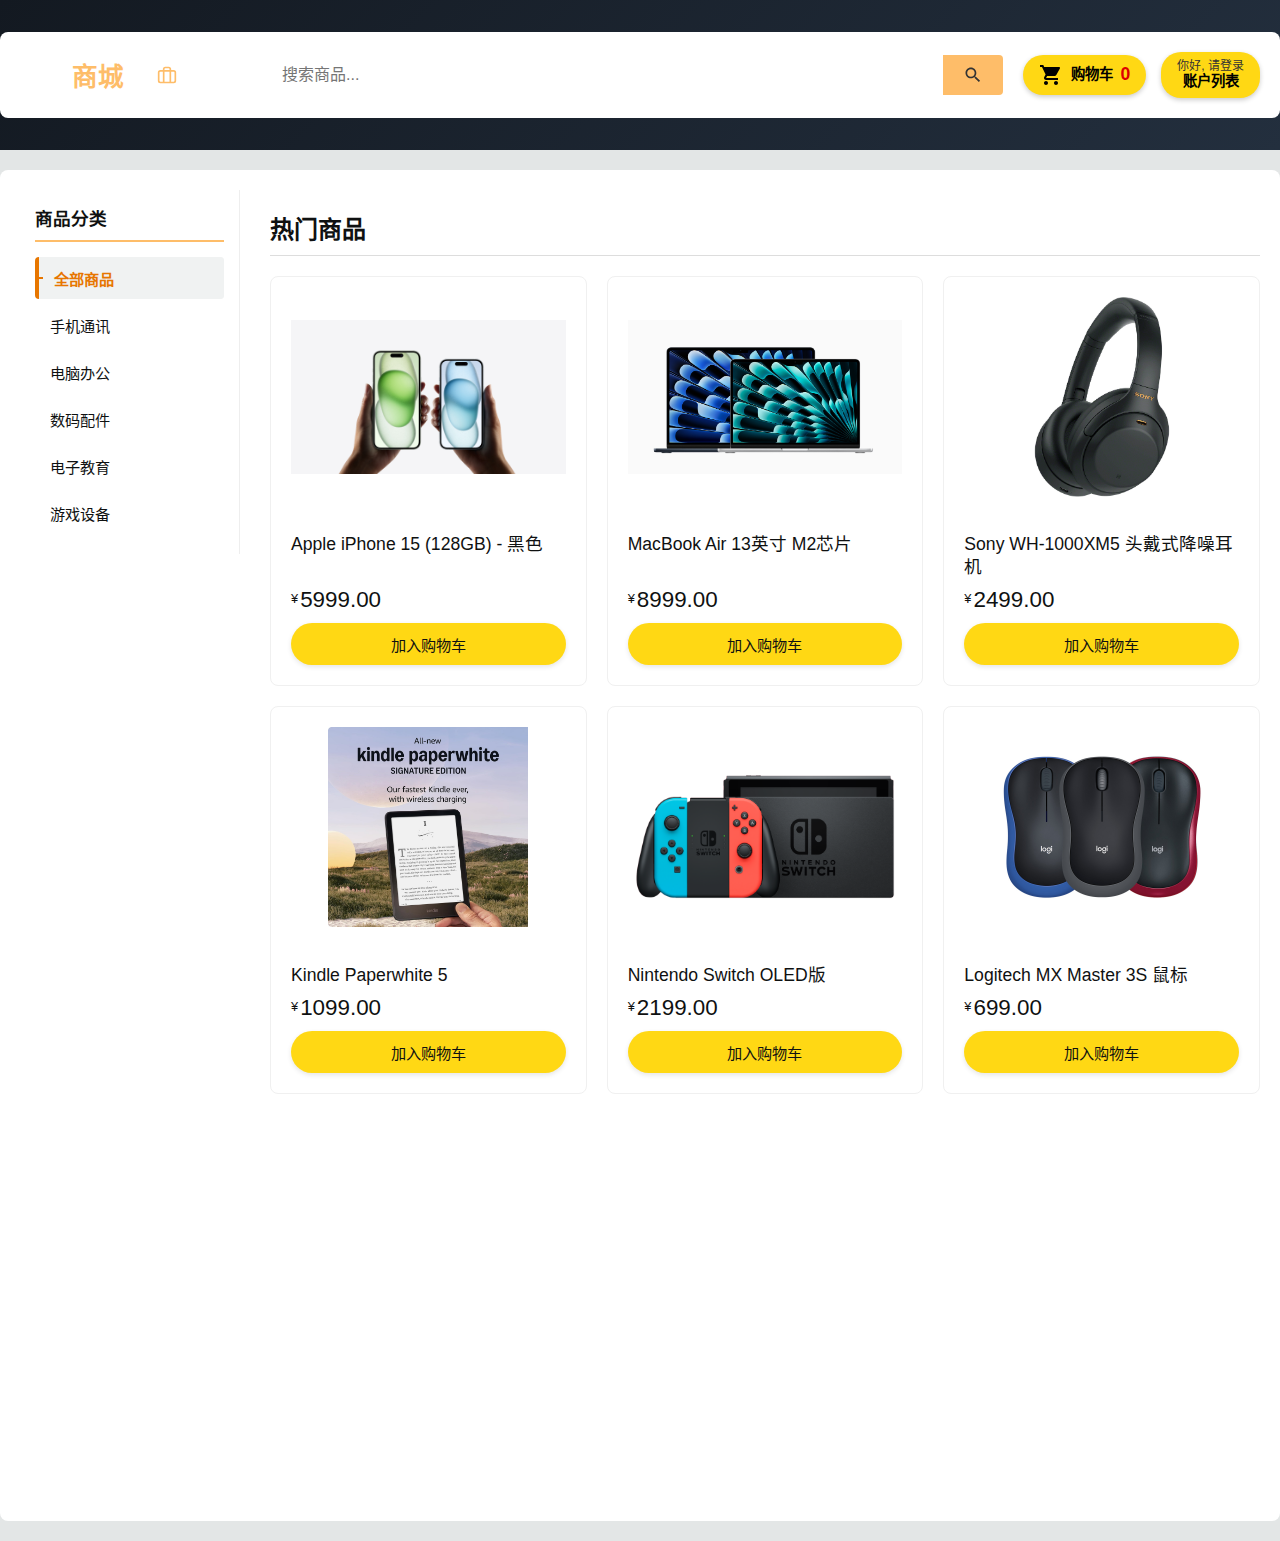
<file: index.html>
<!DOCTYPE html>
<html lang="zh-CN">
<head>
    <meta charset="UTF-8">
    <meta name="viewport" content="width=device-width, initial-scale=1.0">
    <title>电子商城 - 首页</title>
    <link rel="stylesheet" href="styles/global.css">
</head>
<body>
    
    <div class="page-loader" id="pageLoader">
        <div class="loader-content">
            <div class="spinner"></div>
            <div class="loader-text">加载中...</div>
        </div>
    </div>
    
    <header>
        <div class="container header-container">
            <a href="index.html" class="logo">
                电子<span>商城</span>
            </a>
            <a href="merchant-login.html" class="merchant-link" title="商家管理">
                <svg xmlns="http://www.w3.org/2000/svg" width="20" height="20" viewBox="0 0 24 24" fill="none" stroke="currentColor" stroke-width="2">
                    <rect x="2" y="7" width="20" height="14" rx="2" ry="2"></rect>
                    <path d="M16 21V5a2 2 0 0 0-2-2h-4a2 2 0 0 0-2 2v16"></path>
                </svg>
                <span>商家管理</span>
            </a>
            <div class="search-bar">
                <input type="text" id="search-input" placeholder="搜索商品...">
                <button id="search-btn">
                    <svg class="search-icon" xmlns="http://www.w3.org/2000/svg" viewBox="0 0 24 24"><path d="M15.5 14h-.79l-.28-.27C15.41 12.59 16 11.11 16 9.5 16 5.91 13.09 3 9.5 3S3 5.91 3 9.5 5.91 16 9.5 16c1.61 0 3.09-.59 4.23-1.57l.27.28v.79l5 4.99L20.49 19l-4.99-5zm-6 0C7.01 14 5 11.99 5 9.5S7.01 5 9.5 5 14 7.01 14 9.5 11.99 14 9.5 14z"/></svg>
                </button>
            </div>
            <nav>
                <a href="cart.html" class="nav-item nav-cart">
                    <div class="cart-icon"></div>
                    <span class="nav-line-2">购物车</span>
                    <span id="cart-count-badge" class="cart-count">0</span>
                </a>
                <div id="user-menu-container">
                    
                    <a href="login.html" class="nav-item">
                        <span class="nav-line-1">你好, 请登录</span>
                        <span class="nav-line-2">账户列表</span>
                    </a>
                </div>
                <a href="#" class="nav-item nav-logout" onclick="handleLogout(event)" id="logout-btn" style="display: none;" title="退出登录">
                    <svg xmlns="http://www.w3.org/2000/svg" width="20" height="20" viewBox="0 0 24 24" fill="none" stroke="currentColor" stroke-width="2">
                        <path d="M9 21H5a2 2 0 0 1-2-2V5a2 2 0 0 1 2-2h4"></path>
                        <polyline points="16 17 21 12 16 7"></polyline>
                        <line x1="21" y1="12" x2="9" y2="12"></line>
                    </svg>
                    <span class="nav-line-2">退出</span>
                </a>
            </nav>
        </div>
    </header>
    
    <div class="container main-layout">
        <aside class="sidebar">
            <h3>商品分类</h3>
            <ul id="category-list">
                
            </ul>
        </aside>
        <main class="content">
            <h2 style="border-bottom: 1px solid #ddd; padding-bottom: 10px; margin-bottom: 20px;">热门商品</h2>
            <div class="product-grid">
                
            </div>
        </main>
    </div>
    <script src="scripts/main.js"></script>
</body>
</html>
</file>
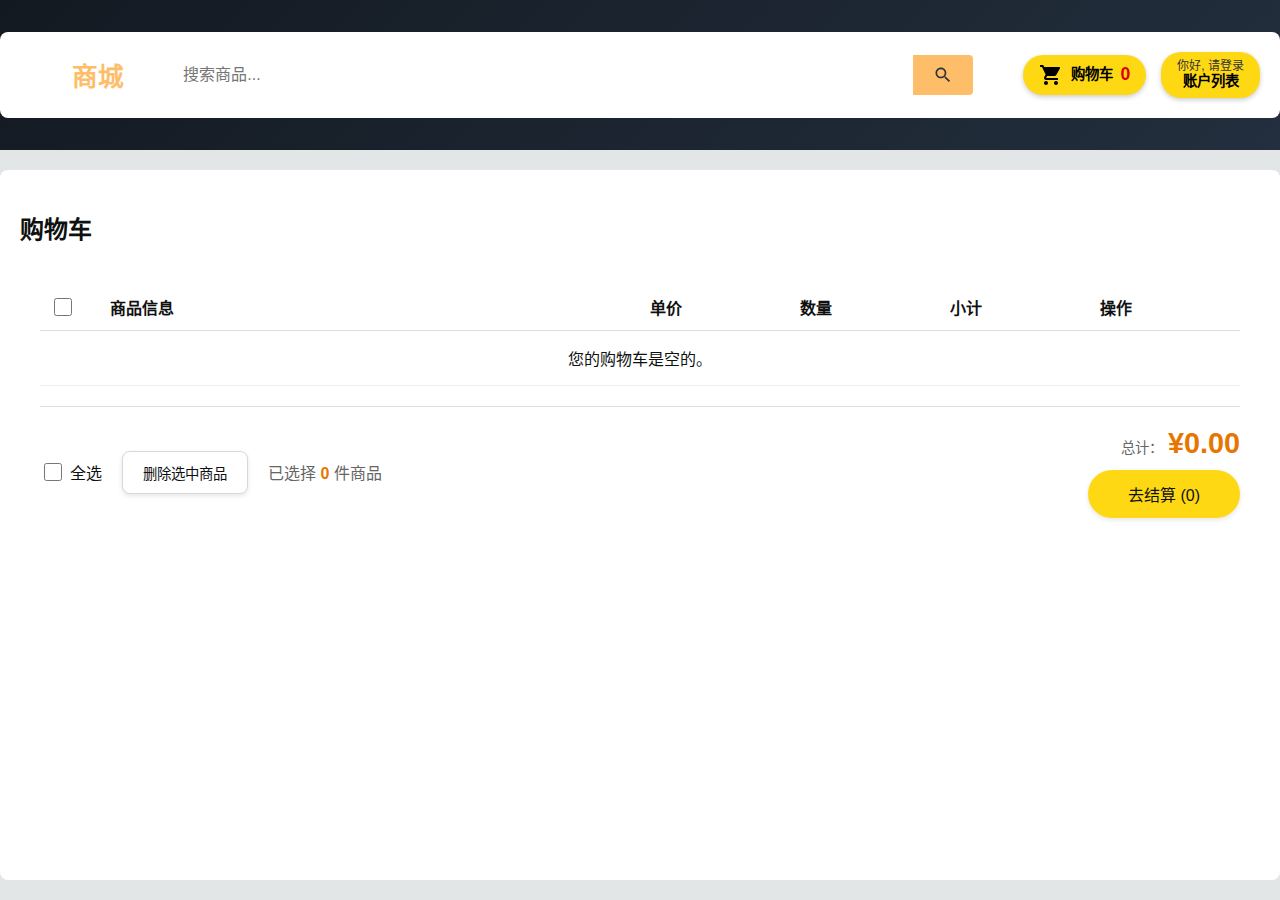
<file: cart.html>
<!DOCTYPE html>
<html lang="zh-CN">
<head>
    <meta charset="UTF-8">
    <meta name="viewport" content="width=device-width, initial-scale=1.0">
    <title>电子商城 - 购物车</title>
    <link rel="stylesheet" href="styles/global.css">
</head>
<body>
    
    <div class="page-loader" id="pageLoader">
        <div class="loader-content">
            <div class="spinner"></div>
            <div class="loader-text">加载中...</div>
        </div>
    </div>
    
    <header>
        <div class="container header-container">
            <a href="index.html" class="logo">
                电子<span>商城</span>
            </a>
            <div class="search-bar">
                <input type="text" id="search-input" placeholder="搜索商品...">
                <button id="search-btn">
                    <svg class="search-icon" xmlns="http://www.w3.org/2000/svg" viewBox="0 0 24 24"><path d="M15.5 14h-.79l-.28-.27C15.41 12.59 16 11.11 16 9.5 16 5.91 13.09 3 9.5 3S3 5.91 3 9.5 5.91 16 9.5 16c1.61 0 3.09-.59 4.23-1.57l.27.28v.79l5 4.99L20.49 19l-4.99-5zm-6 0C7.01 14 5 11.99 5 9.5S7.01 5 9.5 5 14 7.01 14 9.5 11.99 14 9.5 14z"/></svg>
                </button>
            </div>
            <nav>
                <a href="cart.html" class="nav-item nav-cart">
                    <div class="cart-icon"></div>
                    <span class="nav-line-2">购物车</span>
                    <span id="cart-count-badge" class="cart-count">0</span>
                </a>
                <div id="user-menu-container">
                    <a href="login.html" class="nav-item">
                        <span class="nav-line-1">你好, 请登录</span>
                        <span class="nav-line-2">账户列表</span>
                    </a>
                </div>
                <a href="#" class="nav-item nav-logout" onclick="handleLogout(event)" id="logout-btn" style="display: none;" title="退出登录">
                    <svg xmlns="http://www.w3.org/2000/svg" width="20" height="20" viewBox="0 0 24 24" fill="none" stroke="currentColor" stroke-width="2">
                        <path d="M9 21H5a2 2 0 0 1-2-2V5a2 2 0 0 1 2-2h4"></path>
                        <polyline points="16 17 21 12 16 7"></polyline>
                        <line x1="21" y1="12" x2="9" y2="12"></line>
                    </svg>
                    <span class="nav-line-2">退出</span>
                </a>
                </nav>
        </div>
    </header>
    <div class="container">
        <h2>购物车</h2>
        <div style="background: #fff; padding: 20px;">
            <table>
                <thead>
                    <tr>
                        <th width="5%">
                            <input type="checkbox" id="select-all" onchange="toggleSelectAll(event)" style="cursor: pointer; width: 18px; height: 18px;">
                        </th>
                        <th width="45%">商品信息</th>
                        <th>单价</th>
                        <th>数量</th>
                        <th>小计</th>
                        <th>操作</th>
                    </tr>
                </thead>
                <tbody id="cart-items">
                    
                </tbody>
            </table>
            <div style="display: flex; justify-content: space-between; align-items: center; margin-top: 20px; padding-top: 20px; border-top: 1px solid #ddd;">
                <div style="display: flex; align-items: center; gap: 20px;">
                    <label style="display: flex; align-items: center; cursor: pointer;">
                        <input type="checkbox" id="select-all-bottom" onchange="toggleSelectAll(event)" style="cursor: pointer; width: 18px; height: 18px; margin-right: 8px;">
                        <span style="font-size: 1rem;">全选</span>
                    </label>
                    <button onclick="deleteSelected()" class="btn btn-danger" style="font-size: 0.9rem;">删除选中商品</button>
                    <div style="color: #666;">
                        已选择 <span id="selected-count" style="color: #e77600; font-weight: bold;">0</span> 件商品
                    </div>
                </div>
                <div style="text-align: right;">
                    <div style="margin-bottom: 10px;">
                        <span style="font-size: 0.9rem; color: #666;">总计：</span>
                        <span style="font-size: 1.8rem; font-weight: bold; color: #e77600;" id="cart-total">¥0.00</span>
                    </div>
                    <button onclick="proceedToCheckout()" class="btn btn-primary" style="padding: 12px 40px; font-size: 1rem;">去结算 (<span id="checkout-count">0</span>)</button>
                </div>
            </div>
        </div>
    </div>
    <script src="scripts/main.js"></script>
</body>
</html>
</file>
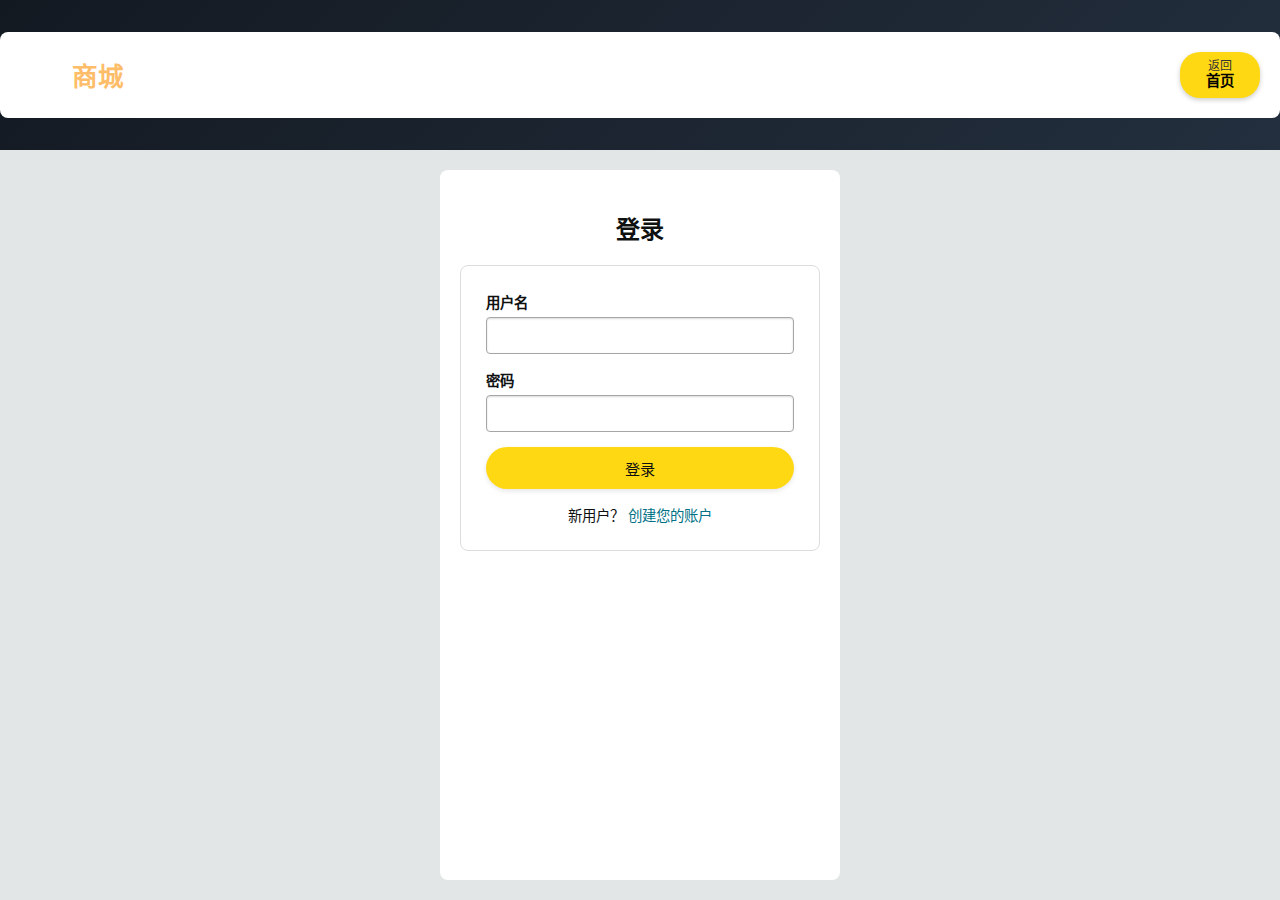
<file: checkout.html>
<!DOCTYPE html>
<html lang="zh-CN">
<head>
    <meta charset="UTF-8">
    <meta name="viewport" content="width=device-width, initial-scale=1.0">
    <title>电子商城 - 填写收货地址</title>
    <link rel="stylesheet" href="styles/global.css">
</head>
<body>
    <header>
        <div class="container header-container">
            <a href="index.html" class="logo">
                电子<span>商城</span>
            </a>
            <div class="search-bar">
                <input type="text" id="search-input" placeholder="搜索商品...">
                <button id="search-btn">
                    <svg class="search-icon" xmlns="http://www.w3.org/2000/svg" viewBox="0 0 24 24"><path d="M15.5 14h-.79l-.28-.27C15.41 12.59 16 11.11 16 9.5 16 5.91 13.09 3 9.5 3S3 5.91 3 9.5 5.91 16 9.5 16c1.61 0 3.09-.59 4.23-1.57l.27.28v.79l5 4.99L20.49 19l-4.99-5zm-6 0C7.01 14 5 11.99 5 9.5S7.01 5 9.5 5 14 7.01 14 9.5 11.99 14 9.5 14z"/></svg>
                </button>
            </div>
            <nav>
                <a href="cart.html" class="nav-item nav-cart">
                    <div class="cart-icon"></div>
                    <span class="nav-line-2">购物车</span>
                    <span id="cart-count-badge" class="cart-count">0</span>
                </a>
                <div id="user-menu-container">
                    <a href="login.html" class="nav-item">
                        <span class="nav-line-1">你好, 请登录</span>
                        <span class="nav-line-2">账户列表</span>
                    </a>
                </div>
                <a href="#" class="nav-item nav-logout" onclick="handleLogout(event)" id="logout-btn" style="display: none;" title="退出登录">
                    <svg xmlns="http://www.w3.org/2000/svg" width="20" height="20" viewBox="0 0 24 24" fill="none" stroke="currentColor" stroke-width="2">
                        <path d="M9 21H5a2 2 0 0 1-2-2V5a2 2 0 0 1 2-2h4"></path>
                        <polyline points="16 17 21 12 16 7"></polyline>
                        <line x1="21" y1="12" x2="9" y2="12"></line>
                    </svg>
                    <span class="nav-line-2">退出</span>
                </a>
                </nav>
        </div>
    </header>
    <div class="container">
        <h2>填写收货地址</h2>
        <div class="checkout-layout">
            <div class="address-form-section">
                <div style="display: flex; justify-content: space-between; align-items: center; margin-bottom: 15px;">
                    <p style="color: #666; margin: 0;">快速填入预设地址</p>
                    <button type="button" class="btn btn-secondary" onclick="loadDefaultAddress()" style="padding: 8px 16px; font-size: 0.9rem;">
                        使用默认地址
                    </button>
                </div>
                <form id="address-form" onsubmit="handlePlaceOrderWithOrder(event)">
                    <div class="form-group">
                        <label for="fullname">收货人姓名</label>
                        <input type="text" id="fullname" required>
                    </div>
                    <div class="form-group">
                        <label for="phone">手机号码</label>
                        <input type="tel" id="phone" required>
                    </div>
                    <div class="form-group">
                        <label for="address">详细地址</label>
                        <textarea id="address" rows="3" required></textarea>
                    </div>
                    <div class="order-summary-mini">
                        <h3>订单汇总</h3>
                        <p>商品总额: <span id="checkout-total" class="price">¥0.00</span></p>
                    </div>
                    <button type="submit" class="btn btn-primary">提交订单</button>
                </form>
            </div>
        </div>
    </div>
    <script src="scripts/main.js"></script>
    <script>
        // Page specific init
        document.addEventListener('DOMContentLoaded', () => {
            checkLoginRedirect(); 
            loadCheckoutTotal();
        });
    </script>
</body>
</html>
</file>
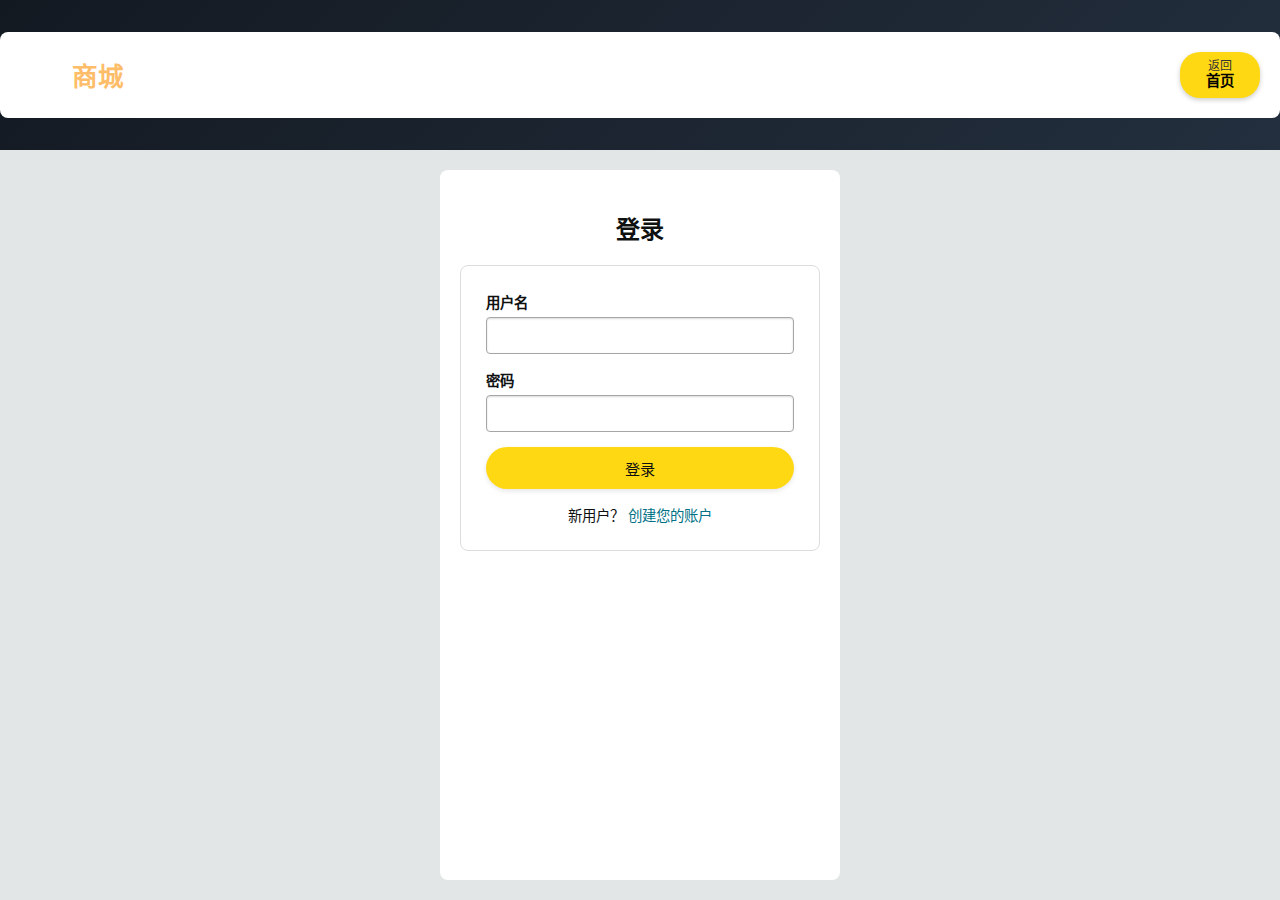
<file: login.html>
<!DOCTYPE html>
<html lang="zh-CN">
<head>
    <meta charset="UTF-8">
    <meta name="viewport" content="width=device-width, initial-scale=1.0">
    <title>电子商城 - 登录</title>
    <link rel="stylesheet" href="styles/global.css">
</head>
<body>
    <header>
        <div class="container header-container">
            <a href="index.html" class="logo">
                电子<span>商城</span>
            </a>
            <nav>
                <a href="index.html" class="nav-item">
                    <span class="nav-line-1">返回</span>
                    <span class="nav-line-2">首页</span>
                </a>
            </nav>
        </div>
    </header>
    <div class="container" style="max-width: 400px;">
        <h2 style="text-align: center;">登录</h2>
        <form onsubmit="handleLogin(event)">
            <div class="form-group">
                <label for="username">用户名</label>
                <input type="text" id="username" required>
            </div>
            <div class="form-group">
                <label for="password">密码</label>
                <input type="password" id="password" required>
            </div>
            <button type="submit" class="btn btn-primary" style="width: 100%;">登录</button>
            <div style="text-align: center; margin-top: 15px; font-size: 0.9rem;">
                新用户？ <a href="register.html" style="color: #007185; text-decoration: none;">创建您的账户</a>
            </div>
        </form>
    </div>
    <script src="scripts/main.js"></script>
    <script>
        function handleLogin(event) {
            event.preventDefault();
            const username = document.getElementById('username').value.trim();
            const password = document.getElementById('password').value;
            
            if(username && password) {
                const users = JSON.parse(localStorage.getItem('users')) || {};
                
                // Check if user exists and password matches
                if (users[username] && users[username].password === password) {
                    login(username);
                    showToast("登录成功！");
                    const returnUrl = localStorage.getItem('returnUrl');
                    setTimeout(() => {
                        if (returnUrl) {
                            localStorage.removeItem('returnUrl');
                            window.location.href = returnUrl;
                        } else {
                            window.location.href = 'index.html';
                        }
                    }, 1000);
                } else {
                    // If no users exist at all, prompt to register
                    if (Object.keys(users).length === 0) {
                        showToast("暂无用户，请先注册！", "error");
                    } else {
                        showToast("用户名或密码错误！", "error");
                    }
                }
            }
        }
    </script>
</body>
</html>
</file>
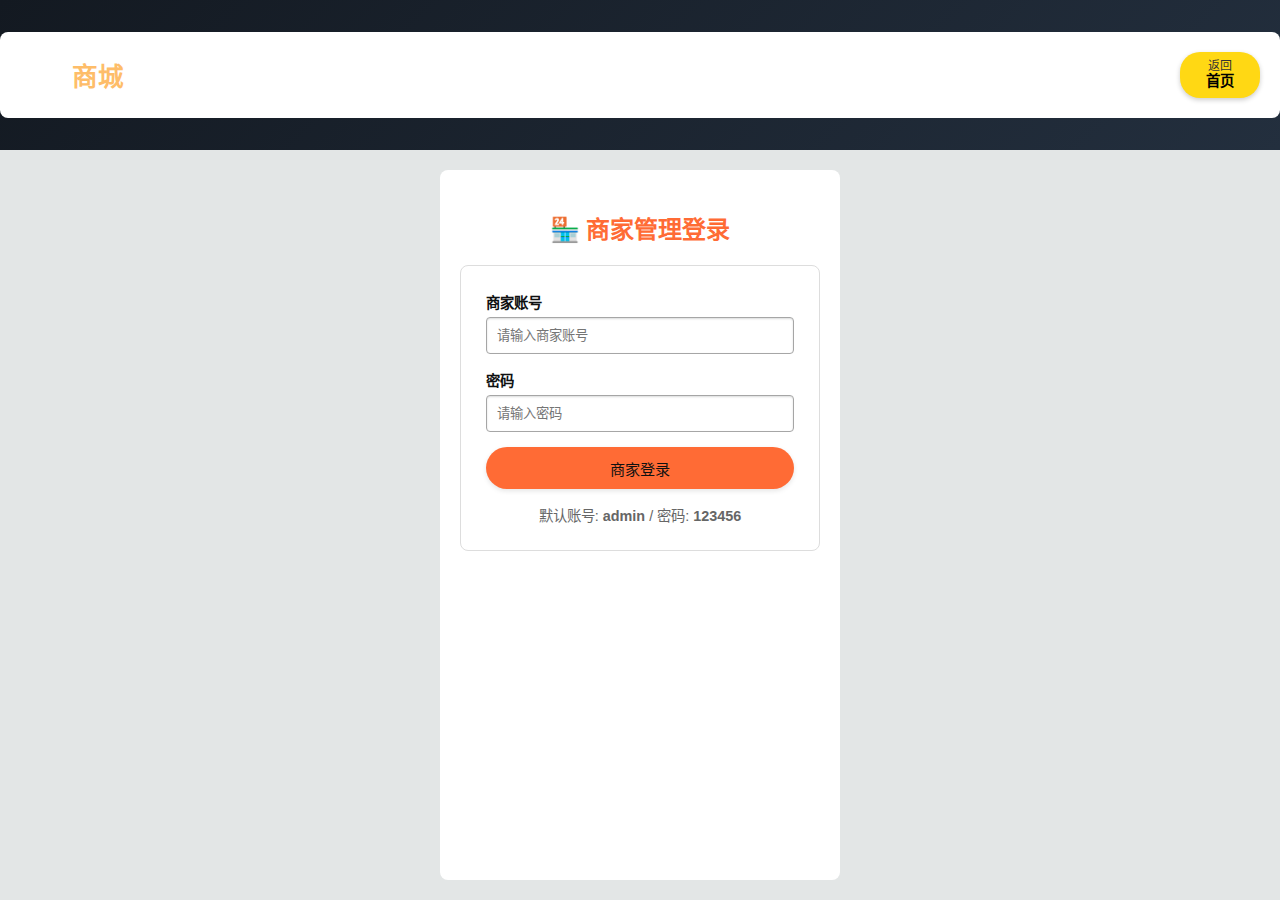
<file: merchant-dashboard.html>
<!DOCTYPE html>
<html lang="zh-CN">
<head>
    <meta charset="UTF-8">
    <meta name="viewport" content="width=device-width, initial-scale=1.0">
    <title>商家后台管理</title>
    <link rel="stylesheet" href="styles/global.css">
</head>
<body>
    <header style="background: linear-gradient(135deg, #ff6b35 0%, #f7931e 100%);">
        <div class="container header-container">
            <div class="logo">
                商家<span>后台</span>
            </div>
            <nav>
                <a href="index.html" class="nav-item">
                    <span class="nav-line-2">返回商城</span>
                </a>
                <a href="#" onclick="merchantLogout()" class="nav-item">
                    <span class="nav-line-2">退出登录</span>
                </a>
            </nav>
        </div>
    </header>

    <div class="container" style="margin-top: 30px;">
        <div class="merchant-dashboard">
            
            <div class="merchant-sidebar">
                <div class="merchant-nav-item active" onclick="showPanel('products')">
                    <svg xmlns="http://www.w3.org/2000/svg" width="20" height="20" viewBox="0 0 24 24" fill="none" stroke="currentColor" stroke-width="2">
                        <rect x="3" y="3" width="7" height="7"></rect>
                        <rect x="14" y="3" width="7" height="7"></rect>
                        <rect x="14" y="14" width="7" height="7"></rect>
                        <rect x="3" y="14" width="7" height="7"></rect>
                    </svg>
                    <span>商品管理</span>
                </div>
                <div class="merchant-nav-item" onclick="showPanel('orders')">
                    <svg xmlns="http://www.w3.org/2000/svg" width="20" height="20" viewBox="0 0 24 24" fill="none" stroke="currentColor" stroke-width="2">
                        <rect x="2" y="3" width="20" height="18" rx="2" ry="2"></rect>
                        <line x1="8" y1="3" x2="8" y2="21"></line>
                    </svg>
                    <span>订单管理</span>
                </div>
                <div class="merchant-nav-item" onclick="showPanel('stats')">
                    <svg xmlns="http://www.w3.org/2000/svg" width="20" height="20" viewBox="0 0 24 24" fill="none" stroke="currentColor" stroke-width="2">
                        <line x1="12" y1="20" x2="12" y2="10"></line>
                        <line x1="18" y1="20" x2="18" y2="4"></line>
                        <line x1="6" y1="20" x2="6" y2="16"></line>
                    </svg>
                    <span>数据统计</span>
                </div>
            </div>

            
            <div class="merchant-content">
                
                <div id="products-panel" class="merchant-panel active">
                    <div class="panel-header">
                        <h2>商品管理</h2>
                        <button class="btn btn-primary" onclick="openAddProductModal()">
                            <span>+ 添加商品</span>
                        </button>
                    </div>
                    <div class="merchant-products-grid" id="merchantProductsList">
                        
                    </div>
                </div>

                
                <div id="orders-panel" class="merchant-panel">
                    <div class="panel-header">
                        <h2>订单管理</h2>
                    </div>
                    <div class="merchant-orders-list" id="merchantOrdersList">
                        
                    </div>
                </div>

                
                <div id="stats-panel" class="merchant-panel">
                    <div class="panel-header">
                        <h2>数据统计</h2>
                    </div>
                    <div class="stats-cards">
                        <div class="stat-card">
                            <div class="stat-icon" style="background: #4CAF50;">
                                <svg xmlns="http://www.w3.org/2000/svg" width="32" height="32" viewBox="0 0 24 24" fill="none" stroke="white" stroke-width="2">
                                    <rect x="3" y="3" width="7" height="7"></rect>
                                    <rect x="14" y="3" width="7" height="7"></rect>
                                    <rect x="14" y="14" width="7" height="7"></rect>
                                    <rect x="3" y="14" width="7" height="7"></rect>
                                </svg>
                            </div>
                            <div class="stat-info">
                                <div class="stat-label">商品总数</div>
                                <div class="stat-value" id="totalProducts">0</div>
                            </div>
                        </div>
                        <div class="stat-card">
                            <div class="stat-icon" style="background: #2196F3;">
                                <svg xmlns="http://www.w3.org/2000/svg" width="32" height="32" viewBox="0 0 24 24" fill="none" stroke="white" stroke-width="2">
                                    <rect x="2" y="3" width="20" height="18" rx="2" ry="2"></rect>
                                    <line x1="8" y1="3" x2="8" y2="21"></line>
                                </svg>
                            </div>
                            <div class="stat-info">
                                <div class="stat-label">订单总数</div>
                                <div class="stat-value" id="totalOrders">0</div>
                            </div>
                        </div>
                        <div class="stat-card">
                            <div class="stat-icon" style="background: #FF9800;">
                                <svg xmlns="http://www.w3.org/2000/svg" width="32" height="32" viewBox="0 0 24 24" fill="none" stroke="white" stroke-width="2">
                                    <circle cx="12" cy="12" r="10"></circle>
                                    <polyline points="12 6 12 12 16 14"></polyline>
                                </svg>
                            </div>
                            <div class="stat-info">
                                <div class="stat-label">待处理订单</div>
                                <div class="stat-value" id="pendingOrders">0</div>
                            </div>
                        </div>
                        <div class="stat-card">
                            <div class="stat-icon" style="background: #F44336;">
                                <svg xmlns="http://www.w3.org/2000/svg" width="32" height="32" viewBox="0 0 24 24" fill="none" stroke="white" stroke-width="2">
                                    <line x1="12" y1="1" x2="12" y2="23"></line>
                                    <path d="M17 5H9.5a3.5 3.5 0 0 0 0 7h5a3.5 3.5 0 0 1 0 7H6"></path>
                                </svg>
                            </div>
                            <div class="stat-info">
                                <div class="stat-label">总销售额</div>
                                <div class="stat-value" id="totalSales">¥0</div>
                            </div>
                        </div>
                    </div>
                </div>
            </div>
        </div>
    </div>

    
    <div id="productModal" class="modal">
        <div class="modal-content" style="max-width: 600px;">
            <div class="modal-header">
                <h3 id="productModalTitle">添加商品</h3>
                <span class="modal-close" onclick="closeProductModal()">&times;</span>
            </div>
            <div class="modal-body">
                <form id="productForm">
                    <input type="hidden" id="productId">
                    <div class="form-group">
                        <label for="productName">商品名称</label>
                        <input type="text" id="productName" required>
                    </div>
                    <div class="form-group">
                        <label for="productPrice">商品价格（元）</label>
                        <input type="number" id="productPrice" step="0.01" required>
                    </div>
                    <div class="form-group">
                        <label for="productCategory">商品分类</label>
                        <select id="productCategory" required>
                            <option value="手机">手机</option>
                            <option value="电脑">电脑</option>
                            <option value="平板">平板</option>
                            <option value="配件">配件</option>
                        </select>
                    </div>
                    <div class="form-group">
                        <label for="productImage">商品图片URL</label>
                        <input type="text" id="productImage" required placeholder="https://...">
                    </div>
                    <div class="form-group">
                        <label for="productDesc">商品描述</label>
                        <textarea id="productDesc" rows="3"></textarea>
                    </div>
                    <div style="display: flex; gap: 10px; justify-content: flex-end;">
                        <button type="button" class="btn" onclick="closeProductModal()">取消</button>
                        <button type="submit" class="btn btn-primary">保存</button>
                    </div>
                </form>
            </div>
        </div>
    </div>

    <script src="scripts/main.js"></script>
    <script src="scripts/merchant.js"></script>
</body>
</html>
</file>
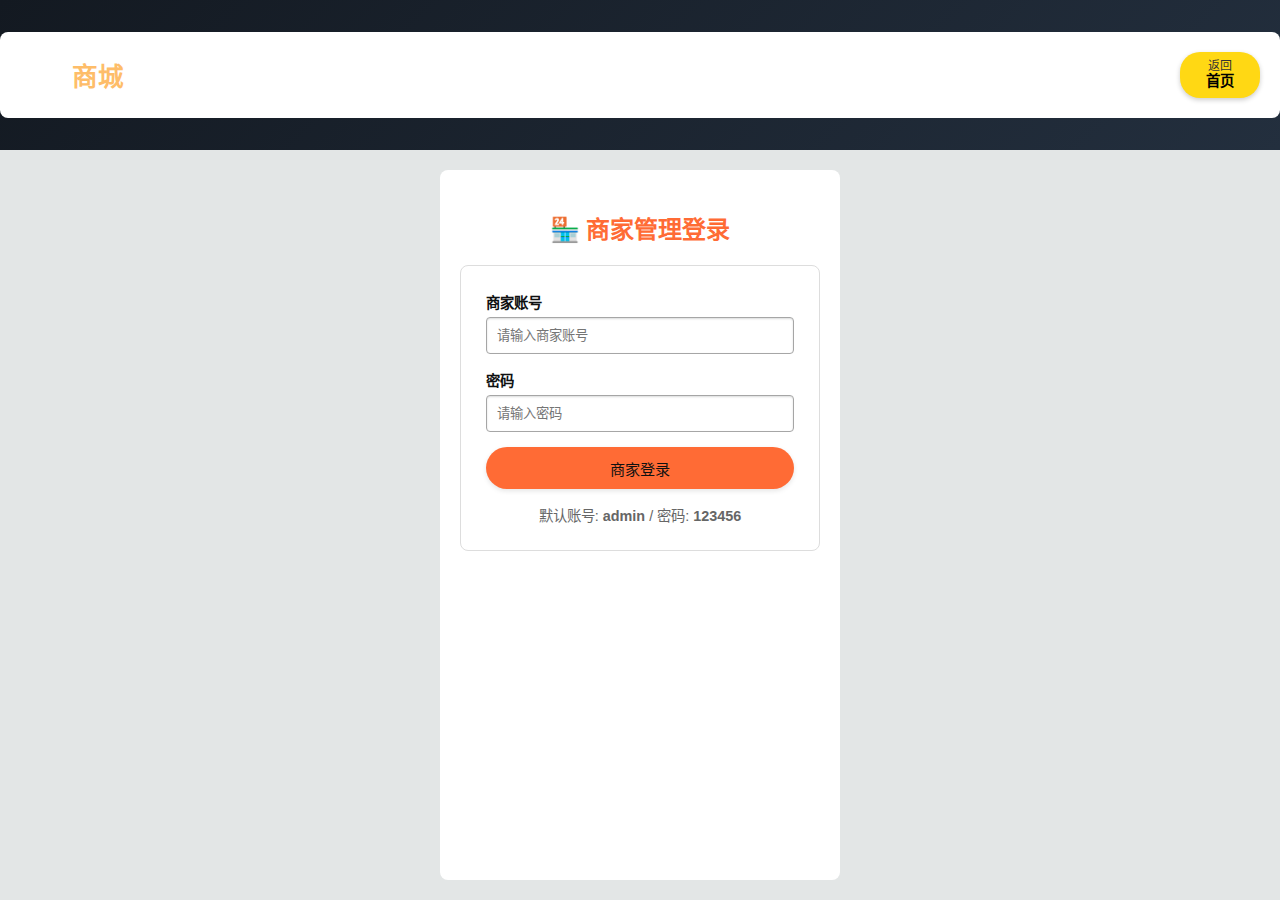
<file: merchant-login.html>
<!DOCTYPE html>
<html lang="zh-CN">
<head>
    <meta charset="UTF-8">
    <meta name="viewport" content="width=device-width, initial-scale=1.0">
    <title>商家登录 - 电子商城</title>
    <link rel="stylesheet" href="styles/global.css">
</head>
<body>
    <header>
        <div class="container header-container">
            <a href="index.html" class="logo">
                电子<span>商城</span>
            </a>
            <nav>
                <a href="index.html" class="nav-item">
                    <span class="nav-line-1">返回</span>
                    <span class="nav-line-2">首页</span>
                </a>
            </nav>
        </div>
    </header>
    <div class="container" style="max-width: 400px;">
        <h2 style="text-align: center; color: #ff6b35;">🏪 商家管理登录</h2>
        <form onsubmit="handleMerchantLogin(event)">
            <div class="form-group">
                <label for="merchant-username">商家账号</label>
                <input type="text" id="merchant-username" required placeholder="请输入商家账号">
            </div>
            <div class="form-group">
                <label for="merchant-password">密码</label>
                <input type="password" id="merchant-password" required placeholder="请输入密码">
            </div>
            <button type="submit" class="btn btn-primary" style="width: 100%; background: #ff6b35;">商家登录</button>
            <div style="text-align: center; margin-top: 15px; font-size: 0.9rem; color: #666;">
                默认账号: <strong>admin</strong> / 密码: <strong>123456</strong>
            </div>
        </form>
    </div>
    <script src="scripts/main.js"></script>
    <script>
        function handleMerchantLogin(event) {
            event.preventDefault();
            const username = document.getElementById('merchant-username').value.trim();
            const password = document.getElementById('merchant-password').value;
            
            // 简单验证，实际项目中应该从服务器验证
            if (username === 'admin' && password === '123456') {
                localStorage.setItem('merchantUser', username);
                showToast('商家登录成功！', 'success');
                setTimeout(() => {
                    window.location.href = 'merchant-dashboard.html';
                }, 1000);
            } else {
                showToast('账号或密码错误！', 'error');
            }
        }
    </script>
</body>
</html>
</file>
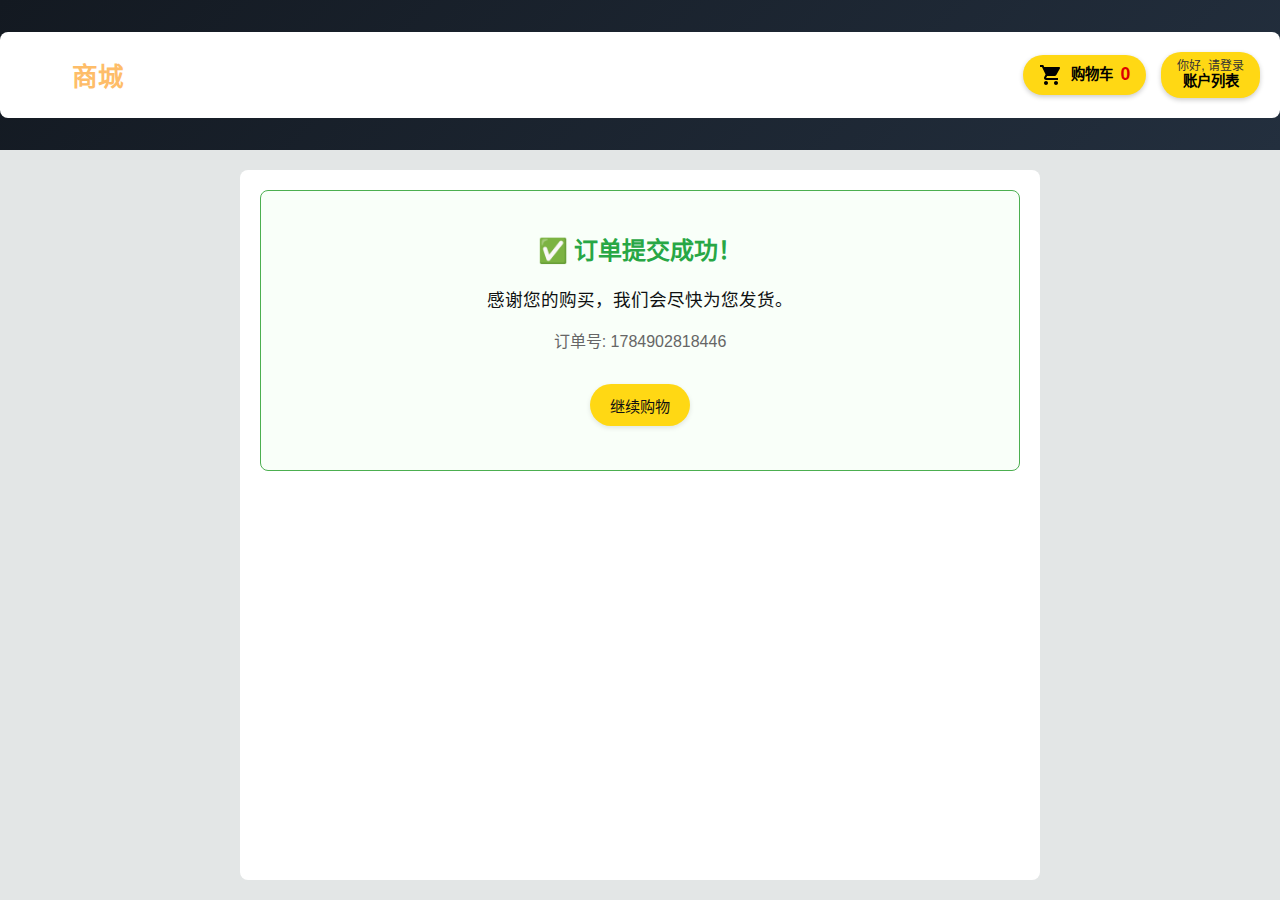
<file: order.html>
<!DOCTYPE html>
<html lang="zh-CN">
<head>
    <meta charset="UTF-8">
    <meta name="viewport" content="width=device-width, initial-scale=1.0">
    <title>电子商城 - 订单确认</title>
    <link rel="stylesheet" href="styles/global.css">
</head>
<body>
    <header>
        <div class="container header-container">
            <a href="index.html" class="logo">
                电子<span>商城</span>
            </a>
            <nav>
                <a href="cart.html" class="nav-item nav-cart">
                    <div class="cart-icon"></div>
                    <span class="nav-line-2">购物车</span>
                    <span id="cart-count-badge" class="cart-count">0</span>
                </a>
                <div id="user-menu-container">
                    <a href="login.html" class="nav-item">
                        <span class="nav-line-1">你好, 请登录</span>
                        <span class="nav-line-2">账户列表</span>
                    </a>
                </div>
                <a href="#" class="nav-item nav-logout" onclick="handleLogout(event)" id="logout-btn" style="display: none;" title="退出登录">
                    <svg xmlns="http://www.w3.org/2000/svg" width="20" height="20" viewBox="0 0 24 24" fill="none" stroke="currentColor" stroke-width="2">
                        <path d="M9 21H5a2 2 0 0 1-2-2V5a2 2 0 0 1 2-2h4"></path>
                        <polyline points="16 17 21 12 16 7"></polyline>
                        <line x1="21" y1="12" x2="9" y2="12"></line>
                    </svg>
                    <span class="nav-line-2">退出</span>
                </a>
            </nav>
        </div>
    </header>
    <div class="container" style="text-align: center; max-width: 800px;">
        <div style="padding: 40px; border: 1px solid #4CAF50; border-radius: 8px; background-color: #f9fff9;">
            <h2 style="color: #28a745; margin-top: 0;">✅ 订单提交成功！</h2>
            <p style="font-size: 1.1rem;">感谢您的购买，我们会尽快为您发货。</p>
            <p style="color: #666;">订单号: <span id="order-id"></span></p>
            <div style="margin-top: 2rem;">
                 <a href="index.html" class="btn btn-primary">继续购物</a>
            </div>
        </div>
    </div>
    <script src="scripts/main.js"></script>
    <script>
        // Clear cart on order page
        localStorage.removeItem('cart');
        document.getElementById('order-id').innerText = Date.now();
    </script>
</body>
</html>
</file>
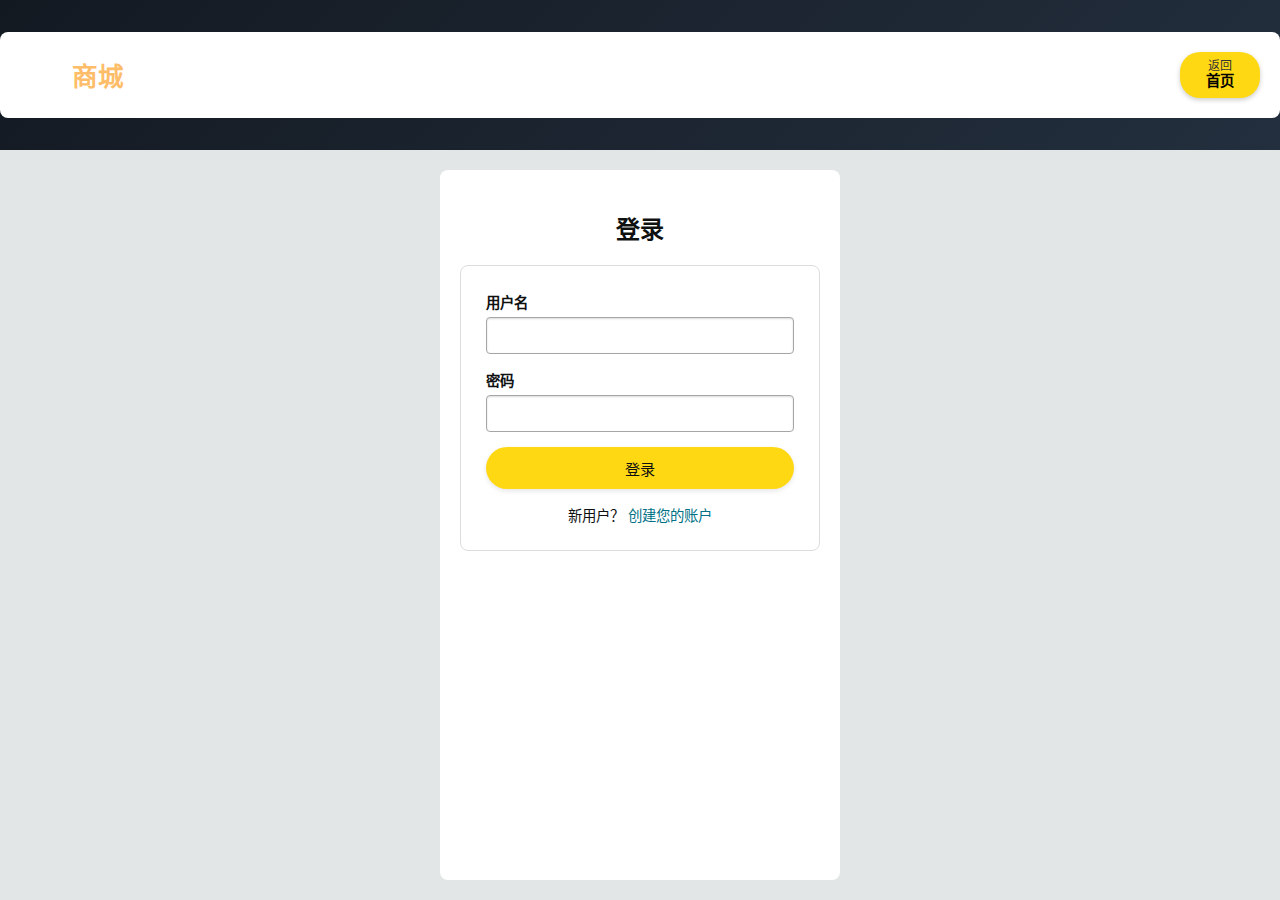
<file: orders.html>
<!DOCTYPE html>
<html lang="zh-CN">
<head>
    <meta charset="UTF-8">
    <meta name="viewport" content="width=device-width, initial-scale=1.0">
    <title>电子商城 - 我的订单</title>
    <link rel="stylesheet" href="styles/global.css">
</head>
<body>
    <header>
        <div class="container header-container">
            <a href="index.html" class="logo">
                电子<span>商城</span>
            </a>
            <div class="search-bar">
                <input type="text" id="search-input" placeholder="搜索商品...">
                <button id="search-btn">
                    <svg class="search-icon" xmlns="http://www.w3.org/2000/svg" viewBox="0 0 24 24"><path d="M15.5 14h-.79l-.28-.27C15.41 12.59 16 11.11 16 9.5 16 5.91 13.09 3 9.5 3S3 5.91 3 9.5 5.91 16 9.5 16c1.61 0 3.09-.59 4.23-1.57l.27.28v.79l5 4.99L20.49 19l-4.99-5zm-6 0C7.01 14 5 11.99 5 9.5S7.01 5 9.5 5 14 7.01 14 9.5 11.99 14 9.5 14z"/></svg>
                </button>
            </div>
            <nav>
                <a href="cart.html" class="nav-item nav-cart">
                    <div class="cart-icon"></div>
                    <span class="nav-line-2">购物车</span>
                    <span id="cart-count-badge" class="cart-count">0</span>
                </a>
                <div id="user-menu-container">
                    <a href="login.html" class="nav-item">
                        <span class="nav-line-1">你好, 请登录</span>
                        <span class="nav-line-2">账户列表</span>
                    </a>
                </div>
                <a href="#" class="nav-item nav-logout" onclick="handleLogout(event)" id="logout-btn" style="display: none;" title="退出登录">
                    <svg xmlns="http://www.w3.org/2000/svg" width="20" height="20" viewBox="0 0 24 24" fill="none" stroke="currentColor" stroke-width="2">
                        <path d="M9 21H5a2 2 0 0 1-2-2V5a2 2 0 0 1 2-2h4"></path>
                        <polyline points="16 17 21 12 16 7"></polyline>
                        <line x1="21" y1="12" x2="9" y2="12"></line>
                    </svg>
                    <span class="nav-line-2">退出</span>
                </a>
                </nav>
        </div>
    </header>

    <div class="container">
        <div class="orders-container">
            
            <div class="order-tabs">
                <div class="order-tab active" data-status="all" onclick="filterOrders('all')">
                    <div class="tab-icon">
                        <svg xmlns="http://www.w3.org/2000/svg" width="24" height="24" viewBox="0 0 24 24" fill="none" stroke="currentColor" stroke-width="2">
                            <path d="M9 11l3 3L22 4"></path>
                            <path d="M21 12v7a2 2 0 0 1-2 2H5a2 2 0 0 1-2-2V5a2 2 0 0 1 2-2h11"></path>
                        </svg>
                    </div>
                    <div class="tab-label">全部订单</div>
                    <div class="tab-count" id="count-all">0</div>
                </div>
                <div class="order-tab" data-status="pending" onclick="filterOrders('pending')">
                    <div class="tab-icon">
                        <svg xmlns="http://www.w3.org/2000/svg" width="24" height="24" viewBox="0 0 24 24" fill="none" stroke="currentColor" stroke-width="2">
                            <circle cx="12" cy="12" r="10"></circle>
                            <polyline points="12 6 12 12 16 14"></polyline>
                        </svg>
                    </div>
                    <div class="tab-label">待付款</div>
                    <div class="tab-count" id="count-pending">0</div>
                </div>
                <div class="order-tab" data-status="paid" onclick="filterOrders('paid')">
                    <div class="tab-icon">
                        <svg xmlns="http://www.w3.org/2000/svg" width="24" height="24" viewBox="0 0 24 24" fill="none" stroke="currentColor" stroke-width="2">
                            <rect x="1" y="3" width="15" height="13"></rect>
                            <polygon points="16 8 20 8 23 11 23 16 16 16 16 8"></polygon>
                            <circle cx="5.5" cy="18.5" r="2.5"></circle>
                            <circle cx="18.5" cy="18.5" r="2.5"></circle>
                        </svg>
                    </div>
                    <div class="tab-label">待收货</div>
                    <div class="tab-count" id="count-paid">0</div>
                </div>
                <div class="order-tab" data-status="received" onclick="filterOrders('received')">
                    <div class="tab-icon">
                        <svg xmlns="http://www.w3.org/2000/svg" width="24" height="24" viewBox="0 0 24 24" fill="none" stroke="currentColor" stroke-width="2">
                            <path d="M14 9V5a3 3 0 0 0-3-3l-4 9v11h11.28a2 2 0 0 0 2-1.7l1.38-9a2 2 0 0 0-2-2.3zM7 22H4a2 2 0 0 1-2-2v-7a2 2 0 0 1 2-2h3"></path>
                        </svg>
                    </div>
                    <div class="tab-label">待评价</div>
                    <div class="tab-count" id="count-received">0</div>
                </div>
            </div>

            
            <div class="orders-list" id="ordersList">
                
            </div>
        </div>
    </div>

    <script src="scripts/main.js"></script>
    <script>
        document.addEventListener('DOMContentLoaded', () => {
            checkLoginRedirect();
            
            // 从URL参数获取状态
            const urlParams = new URLSearchParams(window.location.search);
            const status = urlParams.get('status') || 'all';
            
            // 激活对应的标签
            filterOrders(status);
        });
    </script>
</body>
</html>
</file>
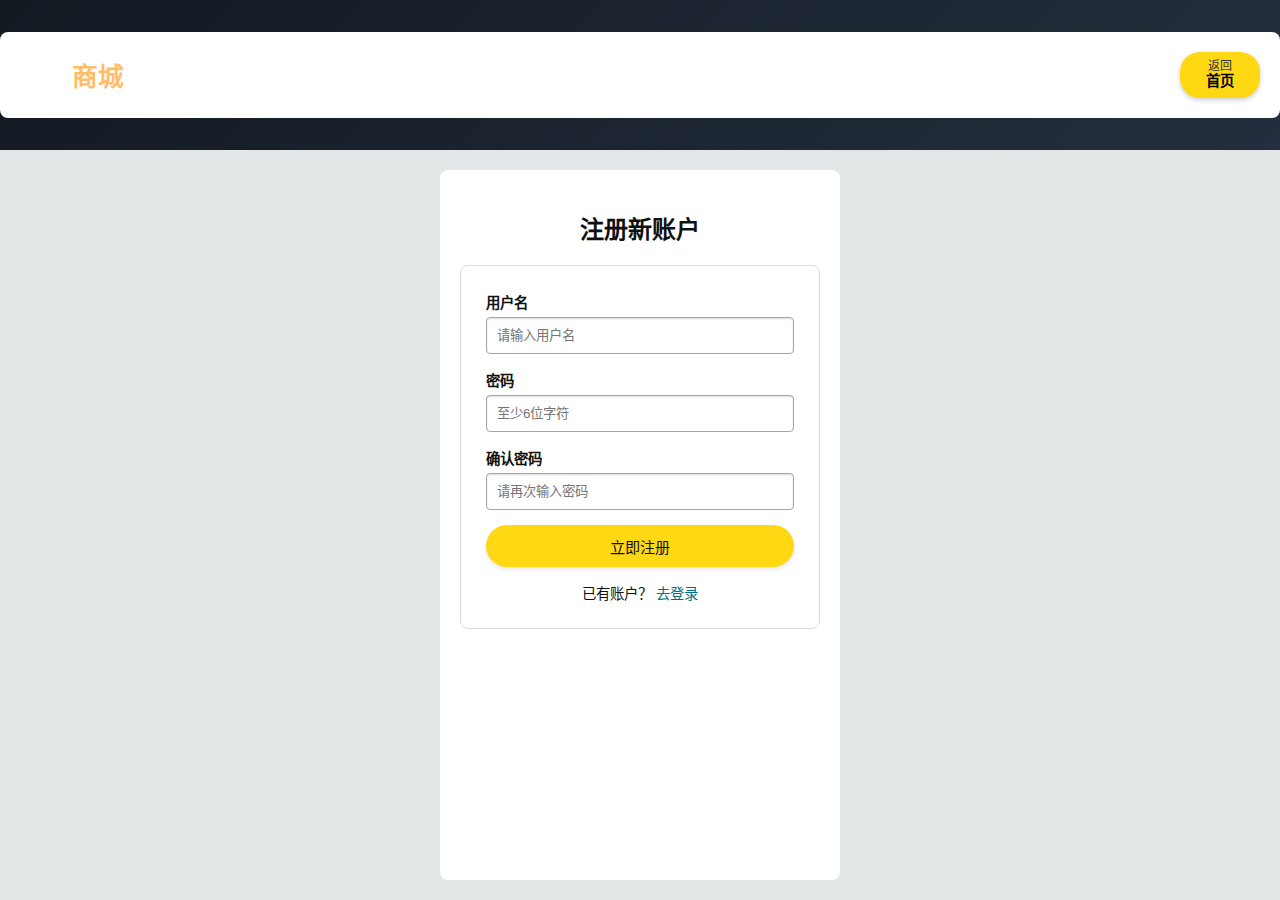
<file: register.html>
<!DOCTYPE html>
<html lang="zh-CN">
<head>
    <meta charset="UTF-8">
    <meta name="viewport" content="width=device-width, initial-scale=1.0">
    <title>电子商城 - 注册</title>
    <link rel="stylesheet" href="styles/global.css">
</head>
<body>
    <header>
        <div class="container header-container">
            <a href="index.html" class="logo">
                电子<span>商城</span>
            </a>
            <nav>
                <a href="index.html" class="nav-item">
                    <span class="nav-line-1">返回</span>
                    <span class="nav-line-2">首页</span>
                </a>
            </nav>
        </div>
    </header>
    <div class="container" style="max-width: 400px;">
        <h2 style="text-align: center;">注册新账户</h2>
        <form onsubmit="handleRegister(event)">
            <div class="form-group">
                <label for="username">用户名</label>
                <input type="text" id="username" required placeholder="请输入用户名">
            </div>
            <div class="form-group">
                <label for="password">密码</label>
                <input type="password" id="password" required placeholder="至少6位字符">
            </div>
            <div class="form-group">
                <label for="confirm-password">确认密码</label>
                <input type="password" id="confirm-password" required placeholder="请再次输入密码">
            </div>
            <button type="submit" class="btn btn-primary" style="width: 100%;">立即注册</button>
            <div style="text-align: center; margin-top: 15px; font-size: 0.9rem;">
                已有账户？ <a href="login.html" style="color: #007185; text-decoration: none;">去登录</a>
            </div>
        </form>
    </div>
    <script src="scripts/main.js"></script>
    <script>
        function handleRegister(event) {
            event.preventDefault();
            const username = document.getElementById('username').value.trim();
            const password = document.getElementById('password').value;
            const confirmPassword = document.getElementById('confirm-password').value;

            if (password !== confirmPassword) {
                showToast("两次输入的密码不一致！", "error");
                return;
            }

            if (password.length < 6) {
                showToast("密码长度至少为6位！", "error");
                return;
            }

            // Check if user already exists
            const users = JSON.parse(localStorage.getItem('users')) || {};
            if (users[username]) {
                showToast("该用户名已被注册！", "error");
                return;
            }

            // Register user with additional info
            users[username] = { 
                password: password,
                regTime: new Date().toISOString(),
                createdAt: Date.now()
            };
            localStorage.setItem('users', JSON.stringify(users));
            
            showToast("注册成功！请登录。");
            setTimeout(() => {
                window.location.href = 'login.html';
            }, 1500);
        }
    </script>
</body>
</html>
</file>
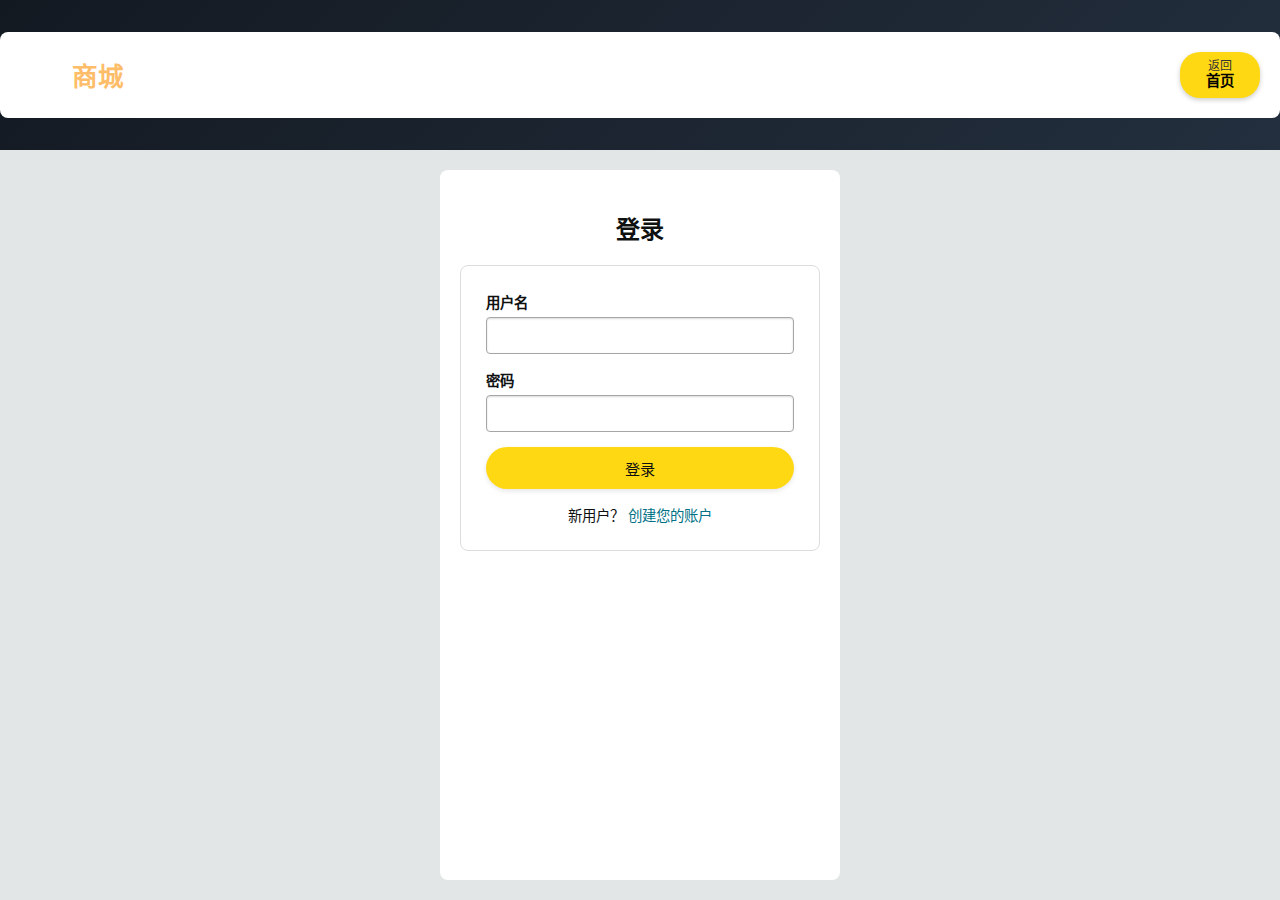
<file: settings.html>
<!DOCTYPE html>
<html lang="zh-CN">
<head>
    <meta charset="UTF-8">
    <meta name="viewport" content="width=device-width, initial-scale=1.0">
    <title>电子商城 - 账户设置</title>
    <link rel="stylesheet" href="styles/global.css">
</head>
<body>
    <header>
        <div class="container header-container">
            <a href="index.html" class="logo">
                电子<span>商城</span>
            </a>
            <div class="search-bar">
                <input type="text" id="search-input" placeholder="搜索商品...">
                <button id="search-btn">
                    <svg class="search-icon" xmlns="http://www.w3.org/2000/svg" viewBox="0 0 24 24"><path d="M15.5 14h-.79l-.28-.27C15.41 12.59 16 11.11 16 9.5 16 5.91 13.09 3 9.5 3S3 5.91 3 9.5 5.91 16 9.5 16c1.61 0 3.09-.59 4.23-1.57l.27.28v.79l5 4.99L20.49 19l-4.99-5zm-6 0C7.01 14 5 11.99 5 9.5S7.01 5 9.5 5 14 7.01 14 9.5 11.99 14 9.5 14z"/></svg>
                </button>
            </div>
            <nav>
                <a href="cart.html" class="nav-item nav-cart">
                    <div class="cart-icon"></div>
                    <span class="nav-line-2">购物车</span>
                    <span id="cart-count-badge" class="cart-count">0</span>
                </a>
                <div id="user-menu-container">
                    <a href="login.html" class="nav-item">
                        <span class="nav-line-1">你好, 请登录</span>
                        <span class="nav-line-2">账户列表</span>
                    </a>
                </div>
                <a href="#" class="nav-item nav-logout" onclick="handleLogout(event)" id="logout-btn" style="display: none;" title="退出登录">
                    <svg xmlns="http://www.w3.org/2000/svg" width="20" height="20" viewBox="0 0 24 24" fill="none" stroke="currentColor" stroke-width="2">
                        <path d="M9 21H5a2 2 0 0 1-2-2V5a2 2 0 0 1 2-2h4"></path>
                        <polyline points="16 17 21 12 16 7"></polyline>
                        <line x1="21" y1="12" x2="9" y2="12"></line>
                    </svg>
                    <span class="nav-line-2">退出</span>
                </a>
            </nav>
        </div>
    </header>

    <div class="container">
        <div class="settings-container">
            
            <aside class="settings-sidebar">
                <h3>账户设置</h3>
                <ul class="settings-nav">
                    <li class="settings-nav-item active" data-tab="address">
                        <svg xmlns="http://www.w3.org/2000/svg" width="20" height="20" viewBox="0 0 24 24" fill="none" stroke="currentColor" stroke-width="2">
                            <path d="M21 10c0 7-9 13-9 13s-9-6-9-13a9 9 0 0 1 18 0z"></path>
                            <circle cx="12" cy="10" r="3"></circle>
                        </svg>
                        收货地址管理
                    </li>
                    <li class="settings-nav-item" data-tab="account">
                        <svg xmlns="http://www.w3.org/2000/svg" width="20" height="20" viewBox="0 0 24 24" fill="none" stroke="currentColor" stroke-width="2">
                            <path d="M20 21v-2a4 4 0 0 0-4-4H8a4 4 0 0 0-4 4v2"></path>
                            <circle cx="12" cy="7" r="4"></circle>
                        </svg>
                        账户信息
                    </li>
                    <li class="settings-nav-item" data-tab="password">
                        <svg xmlns="http://www.w3.org/2000/svg" width="20" height="20" viewBox="0 0 24 24" fill="none" stroke="currentColor" stroke-width="2">
                            <rect x="3" y="11" width="18" height="11" rx="2" ry="2"></rect>
                            <path d="M7 11V7a5 5 0 0 1 10 0v4"></path>
                        </svg>
                        修改密码
                    </li>
                </ul>
            </aside>

            
            <main class="settings-content">
                
                <div class="settings-panel active" id="panel-address">
                    <div class="panel-header">
                        <h2>收货地址管理</h2>
                        <button class="btn btn-primary" onclick="openAddressModal()">
                            <svg xmlns="http://www.w3.org/2000/svg" width="16" height="16" viewBox="0 0 24 24" fill="none" stroke="currentColor" stroke-width="2">
                                <line x1="12" y1="5" x2="12" y2="19"></line>
                                <line x1="5" y1="12" x2="19" y2="12"></line>
                            </svg>
                            添加新地址
                        </button>
                    </div>
                    <div class="address-list" id="addressList">
                        
                    </div>
                </div>

                
                <div class="settings-panel" id="panel-account">
                    <div class="panel-header">
                        <h2>账户信息</h2>
                    </div>
                    <div class="account-info">
                        <div class="info-item">
                            <label>用户名</label>
                            <div class="info-value" id="accountUsername">--</div>
                        </div>
                        <div class="info-item">
                            <label>注册时间</label>
                            <div class="info-value" id="accountRegTime">--</div>
                        </div>
                        <div class="info-item">
                            <label>订单数量</label>
                            <div class="info-value" id="accountOrders">0 个</div>
                        </div>
                    </div>
                </div>

                
                <div class="settings-panel" id="panel-password">
                    <div class="panel-header">
                        <h2>修改密码</h2>
                    </div>
                    <form class="password-form" onsubmit="handleChangePassword(event)">
                        <div class="form-group">
                            <label for="oldPassword">当前密码</label>
                            <input type="password" id="oldPassword" required>
                        </div>
                        <div class="form-group">
                            <label for="newPassword">新密码</label>
                            <input type="password" id="newPassword" minlength="6" required>
                            <small>密码长度至少6位</small>
                        </div>
                        <div class="form-group">
                            <label for="confirmPassword">确认新密码</label>
                            <input type="password" id="confirmPassword" minlength="6" required>
                        </div>
                        <button type="submit" class="btn btn-primary">保存修改</button>
                    </form>
                </div>
            </main>
        </div>
    </div>

    
    <div class="modal" id="addressModal">
        <div class="modal-content">
            <div class="modal-header">
                <h3 id="modalTitle">添加收货地址</h3>
                <button class="modal-close" onclick="closeAddressModal()">&times;</button>
            </div>
            <form onsubmit="handleSaveAddress(event)">
                <div class="form-group">
                    <label for="addressName">收货人姓名</label>
                    <input type="text" id="addressName" required>
                </div>
                <div class="form-group">
                    <label for="addressPhone">手机号码</label>
                    <input type="tel" id="addressPhone" pattern="1[3-9]\d{9}" required>
                    <small>请输入11位手机号码</small>
                </div>
                <div class="form-group">
                    <label for="addressProvince">省份</label>
                    <input type="text" id="addressProvince" required>
                </div>
                <div class="form-group">
                    <label for="addressCity">城市</label>
                    <input type="text" id="addressCity" required>
                </div>
                <div class="form-group">
                    <label for="addressDetail">详细地址</label>
                    <textarea id="addressDetail" rows="3" required></textarea>
                </div>
                <div class="form-group checkbox-group">
                    <label>
                        <input type="checkbox" id="addressDefault">
                        设为默认地址
                    </label>
                </div>
                <input type="hidden" id="addressId">
                <div class="modal-footer">
                    <button type="button" class="btn btn-secondary" onclick="closeAddressModal()">取消</button>
                    <button type="submit" class="btn btn-primary">保存</button>
                </div>
            </form>
        </div>
    </div>

    <script src="scripts/main.js"></script>
    <script>
        // 页面加载时检查登录状态
        document.addEventListener('DOMContentLoaded', () => {
            checkLoginRedirect();
            loadSettingsData();
        });
    </script>
</body>
</html>
</file>
<file: styles/global.css>
:root {
    --amazon-dark: #131921;
    --amazon-light: #232f3e;
    --amazon-yellow: #ffd814;
    --amazon-yellow-hover: #f7ca00;
    --amazon-orange: #febd69;
    --amazon-orange-hover: #f3a847;
    --text-color: #0F1111;
    --light-gray: #E3E6E6;
    --white: #ffffff;
    --border-color: #D5D9D9;
    --link-color: #007185;
    --success-green: #067D62;
    --error-red: #B12704;
}
* {
    box-sizing: border-box;
}
body {
    font-family: "Amazon Ember", Arial, sans-serif;
    margin: 0;
    padding: 0;
    background-color: #E3E6E6;
    color: var(--text-color);
    display: flex;
    flex-direction: column;
    min-height: 100vh;
}
header {
    background-color: var(--amazon-dark) !important;
    color: var(--white);
    padding: 12px 0;
    position: relative;
    overflow: visible;
}
.header-container {
    display: flex;
    align-items: center;
    justify-content: space-between;
    width: 100%;
    max-width: 1400px;
    margin: 0 auto;
    padding: 0 20px;
    gap: 20px;
    position: relative;
    overflow: visible;
}
.logo {
    font-size: 1.6rem;
    font-weight: bold;
    color: var(--white);
    white-space: nowrap;
    text-decoration: none;
    display: flex;
    align-items: center;
}
.logo span {
    color: var(--amazon-orange);
}
.merchant-link {
    display: flex;
    align-items: center;
    gap: 6px;
    padding: 6px 12px;
    background: rgba(255, 255, 255, 0.1);
    border-radius: 4px;
    color: var(--white);
    text-decoration: none;
    font-size: 0.9rem;
    transition: all 0.3s ease;
    border: 1px solid rgba(255, 255, 255, 0.2);
    white-space: nowrap;
}
.merchant-link:hover {
    background: rgba(255, 255, 255, 0.2);
    transform: translateY(-2px);
}
.merchant-link svg {
    stroke: var(--amazon-orange);
}
.search-bar {
    flex: 1;
    display: flex;
    max-width: 800px;
    height: 40px;
    border-radius: 4px;
    overflow: hidden;
}
.search-bar input {
    flex: 1;
    padding: 0 10px;
    border: none;
    outline: none;
    font-size: 1rem;
    height: 100%;
}
.search-bar input:focus {
    box-shadow: inset 0 0 0 2px #e77600;
}
.search-bar button {
    background-color: var(--amazon-orange);
    border: none;
    padding: 0 20px;
    cursor: pointer;
    height: 100%;
    transition: background-color 0.2s;
    display: flex;
    align-items: center;
    justify-content: center;
}
.search-bar button:hover {
    background-color: var(--amazon-orange-hover);
}
.search-icon {
    width: 20px;
    height: 20px;
    fill: #333;
}
header nav {
    display: flex;
    align-items: center;
    gap: 15px;
    position: relative;
    overflow: visible;
    z-index: 100000;
}
.nav-item {
    display: flex;
    flex-direction: column;
    justify-content: center;
    align-items: center;
    background-color: var(--amazon-yellow); 
    color: #111 !important; 
    text-decoration: none;
    padding: 8px 16px;
    border-radius: 20px; 
    min-width: 80px;
    border: none;
    box-shadow: 0 2px 5px rgba(0,0,0,0.2);
    transition: all 0.2s ease;
    cursor: pointer;
}
.nav-item:hover {
    background-color: var(--amazon-yellow-hover);
    transform: translateY(-2px);
    box-shadow: 0 4px 8px rgba(0,0,0,0.3);
}
.nav-settings svg,
.nav-orders svg {
    fill: #111;
}
.nav-settings .nav-line-2,
.nav-orders .nav-line-2 {
    color: #111;
}
.nav-line-1 {
    font-size: 0.75rem;
    color: #333; 
    line-height: 1;
    margin-bottom: 2px;
}
.nav-line-2 {
    font-size: 0.9rem;
    font-weight: bold;
    line-height: 1.1;
    color: #000;
}
.nav-settings .nav-line-2,
.nav-orders .nav-line-2 {
    color: #111 !important;
}
.nav-cart {
    display: flex;
    flex-direction: row; 
    align-items: center;
    gap: 8px;
}
.cart-icon {
    width: 24px;
    height: 24px;
    background-image: url("data:image/svg+xml,%3Csvg xmlns='http://www.w3.org/2000/svg' viewBox='0 0 24 24' fill='black'%3E%3Cpath d='M7 18c-1.1 0-1.99.9-1.99 2S5.9 22 7 22s2-.9 2-2-.9-2-2-2zM1 2v2h2l3.6 7.59-1.35 2.45c-.16.28-.25.61-.25.96 0 1.1.9 2 2 2h12v-2H7.42c-.14 0-.25-.11-.25-.25l.03-.12.9-1.63h7.45c.75 0 1.41-.41 1.75-1.03l3.58-6.49c.08-.14.12-.31.12-.48 0-.55-.45-1-1-1H5.21l-.94-2H1zm16 16c-1.1 0-1.99.9-1.99 2s.89 2 1.99 2 2-.9 2-2-.9-2-2-2z'/%3E%3C/svg%3E");
    background-repeat: no-repeat;
    background-position: center;
    background-size: contain;
}
.cart-count {
    font-weight: bold;
    color: #d00; 
    font-size: 1.1rem;
}
.container {
    max-width: 1400px;
    margin: 20px auto;
    padding: 20px;
    background-color: var(--white);
    flex: 1;
    width: 100%;
    border-radius: 8px; 
}
.main-layout {
    display: flex;
    gap: 30px;
    align-items: flex-start;
}
.sidebar {
    width: 220px;
    flex-shrink: 0;
    background: #fff;
    padding: 15px;
    border-right: 1px solid #eee;
}
.content {
    flex: 1;
}
.sidebar h3 {
    font-size: 1.1rem;
    margin-top: 0;
    margin-bottom: 15px;
    padding-bottom: 10px;
    border-bottom: 2px solid var(--amazon-orange);
}
#category-list {
    list-style: none;
    padding: 0;
    margin: 0;
}
#category-list li {
    padding: 10px 15px;
    cursor: pointer;
    border-radius: 4px;
    margin-bottom: 5px;
    transition: background 0.2s;
    font-size: 0.95rem;
}
#category-list li:hover {
    background-color: #f0f2f2;
    color: #e77600;
}
#category-list li.active {
    background-color: #f0f2f2;
    font-weight: bold;
    color: #e77600;
    border-left: 4px solid #e77600;
}
.product-grid {
    display: grid;
    grid-template-columns: repeat(auto-fill, minmax(240px, 1fr));
    gap: 20px;
}
.product-card {
    background: var(--white);
    border: 1px solid #F0F0F0;
    padding: 20px;
    display: flex;
    flex-direction: column;
    justify-content: space-between;
    height: 100%;
    transition: box-shadow 0.2s;
    border-radius: 8px;
    position: relative;
    z-index: 1;
}
.product-card:hover {
    box-shadow: 0 0 15px rgba(0,0,0,0.15);
}
.product-image-placeholder {
    width: 100%;
    height: 200px;
    background-color: #F7F7F7;
    display: flex;
    align-items: center;
    justify-content: center;
    color: #555;
    margin-bottom: 15px;
    font-weight: bold;
    text-align: center;
    padding: 10px;
    border-radius: 4px;
}
.product-card h3 {
    font-size: 1.1rem;
    line-height: 1.3;
    margin-bottom: 8px;
    font-weight: normal;
    color: var(--text-color);
}
.product-card a:hover h3 {
    color: #c7511f;
}
.price {
    font-size: 1.4rem;
    font-weight: 500;
    color: var(--text-color);
}
.price::before {
    content: "¥";
    font-size: 0.8rem;
    vertical-align: top;
    margin-right: 2px;
    position: relative;
    top: 4px;
}
.btn {
    display: inline-block;
    padding: 10px 20px;
    text-decoration: none;
    border-radius: 25px; 
    cursor: pointer;
    font-size: 0.95rem;
    text-align: center;
    border: none;
    box-shadow: 0 2px 5px rgba(0,0,0,0.1);
    transition: all 0.2s;
    font-weight: 500;
}
.btn-primary {
    background-color: var(--amazon-yellow);
    color: #0F1111;
}
.btn-primary:hover {
    background-color: var(--amazon-yellow-hover);
    transform: translateY(-1px);
    box-shadow: 0 4px 8px rgba(0,0,0,0.15);
}
.btn-secondary {
    background-color: #FFF;
    border: 1px solid #D5D9D9;
    color: #0F1111;
}
.btn-secondary:hover {
    background-color: #F7FAFA;
}
.btn-danger {
    background-color: #FFF;
    border: 1px solid #D5D9D9;
    color: #0F1111;
    font-size: 0.8rem;
    border-radius: 8px;
}
.btn-danger:hover {
    background-color: #f1f1f1;
    color: #d00;
    border-color: #d00;
}
form {
    max-width: 400px;
    margin: 0 auto;
    border: 1px solid #ddd;
    padding: 25px;
    border-radius: 8px;
    background: #fff;
}
.form-group {
    margin-bottom: 15px;
}
.form-group label {
    display: block;
    margin-bottom: 5px;
    font-weight: 700;
    font-size: 0.9rem;
}
.form-group input, .form-group textarea {
    width: 100%;
    padding: 10px;
    border: 1px solid #a6a6a6;
    border-radius: 4px;
    box-shadow: 0 1px 2px rgba(15,17,17,.15) inset;
}
.form-group input:focus {
    border-color: #e77600;
    box-shadow: 0 0 3px 2px rgba(228,121,17,.5);
    outline: none;
}
table {
    width: 100%;
    border-collapse: collapse;
}
th {
    text-align: left;
    border-bottom: 1px solid #ddd;
    padding: 10px;
}
td {
    padding: 15px 10px;
    border-bottom: 1px solid #eee;
}
footer {
    background-color: var(--amazon-light);
    color: #DDD;
    padding: 30px;
    text-align: center;
    font-size: 0.8rem;
}
.detail-container {
    display: flex;
    gap: 40px;
    flex-wrap: wrap;
}
.detail-image {
    flex: 0 0 40%;
    min-width: 300px;
}
.detail-info {
    flex: 1;
    min-width: 300px;
}
.detail-info h1 {
    font-size: 1.8rem;
    font-weight: normal;
    line-height: 1.3;
    margin-top: 0;
}
.checkout-layout {
    display: flex;
    justify-content: center;
}
.address-form-section {
    width: 100%;
    max-width: 500px;
}
.order-summary-mini {
    background: #f8f9fa;
    padding: 15px;
    border-radius: 4px;
    margin: 15px 0;
    border: 1px solid #eee;
}
#toast-container {
    position: fixed !important;
    top: 80px !important;
    right: 20px !important;
    z-index: 999999 !important;  
    pointer-events: none !important;
}
.toast {
    background-color: #fff !important;
    border-left: 6px solid var(--success-green) !important;
    box-shadow: 0 8px 20px rgba(0,0,0,0.5) !important;  
    border-radius: 8px !important;
    padding: 18px 25px !important;
    margin-bottom: 10px !important;
    display: flex !important;
    align-items: center !important;
    min-width: 320px !important;
    animation: slideIn 0.5s ease-out forwards !important;
    opacity: 0 !important;
    transform: translateX(100%) !important;
    pointer-events: auto !important;
    visibility: visible !important;
    position: relative !important;
}
.toast.error {
    border-left-color: var(--error-red);
}
.toast-icon {
    margin-right: 15px;
    font-size: 1.5rem;  
}
.toast-message {
    color: #333;
    font-size: 1rem;  
    font-weight: 600;  
}
@keyframes slideIn {
    to {
        opacity: 1;
        transform: translateX(0);
    }
}
@keyframes fadeOut {
    to {
        opacity: 0;
        transform: translateX(100%);
    }
}
@keyframes fadeInUp {
    from {
        opacity: 0;
        transform: translateY(30px);
    }
    to {
        opacity: 1;
        transform: translateY(0);
    }
}
@keyframes fadeIn {
    from {
        opacity: 0;
    }
    to {
        opacity: 1;
    }
}
@keyframes slideInLeft {
    from {
        opacity: 0;
        transform: translateX(-50px);
    }
    to {
        opacity: 1;
        transform: translateX(0);
    }
}
@keyframes slideInRight {
    from {
        opacity: 0;
        transform: translateX(50px);
    }
    to {
        opacity: 1;
        transform: translateX(0);
    }
}
@keyframes scaleIn {
    from {
        opacity: 0;
        transform: scale(0.9);
    }
    to {
        opacity: 1;
        transform: scale(1);
    }
}
@keyframes pulse {
    0%, 100% {
        transform: scale(1);
    }
    50% {
        transform: scale(1.05);
    }
}
@keyframes shake {
    0%, 100% {
        transform: translateX(0);
    }
    25% {
        transform: translateX(-5px);
    }
    75% {
        transform: translateX(5px);
    }
}
.container {
    animation: fadeIn 0.6s ease-out;
}
.product-card {
    animation: fadeInUp 0.5s ease-out backwards;
    transition: all 0.3s ease;
}
.product-card:nth-child(1) { animation-delay: 0.1s; }
.product-card:nth-child(2) { animation-delay: 0.15s; }
.product-card:nth-child(3) { animation-delay: 0.2s; }
.product-card:nth-child(4) { animation-delay: 0.25s; }
.product-card:nth-child(5) { animation-delay: 0.3s; }
.product-card:nth-child(6) { animation-delay: 0.35s; }
.product-card:nth-child(7) { animation-delay: 0.4s; }
.product-card:nth-child(8) { animation-delay: 0.45s; }
.product-card:hover {
    transform: translateY(-8px);
    box-shadow: 0 8px 25px rgba(0,0,0,0.2);
}
.product-card img {
    transition: transform 0.3s ease;
}
.product-card:hover img {
    transform: scale(1.08);
}
header {
    animation: slideInLeft 0.6s ease-out;
}
.sidebar {
    animation: slideInLeft 0.6s ease-out;
}
#category-list li {
    transition: all 0.3s ease;
    position: relative;
}
#category-list li::before {
    content: '';
    position: absolute;
    left: 0;
    top: 50%;
    transform: translateY(-50%);
    width: 0;
    height: 2px;
    background: #e77600;
    transition: width 0.3s ease;
}
#category-list li:hover::before,
#category-list li.active::before {
    width: 4px;
}
.btn {
    position: relative;
    overflow: hidden;
    transition: all 0.3s ease;
}
.btn::before {
    content: '';
    position: absolute;
    top: 50%;
    left: 50%;
    width: 0;
    height: 0;
    border-radius: 50%;
    background: rgba(255, 255, 255, 0.3);
    transform: translate(-50%, -50%);
    transition: width 0.6s, height 0.6s;
}
.btn:hover::before {
    width: 300px;
    height: 300px;
}
.btn:active {
    transform: scale(0.95);
}
.search-bar input {
    transition: all 0.3s ease;
}
.search-bar input:focus {
    transform: translateY(-2px);
}
.cart-count {
    display: inline-block;
    transition: all 0.3s ease;
}
.cart-count.updated {
    animation: pulse 0.5s ease;
}
table tbody tr.cart-row {
    animation: fadeInUp 0.4s ease-out backwards;
}
table tbody tr.cart-row:nth-child(1) { animation-delay: 0.1s; }
table tbody tr.cart-row:nth-child(2) { animation-delay: 0.2s; }
table tbody tr.cart-row:nth-child(3) { animation-delay: 0.3s; }
table tbody tr.cart-row:nth-child(4) { animation-delay: 0.4s; }
table tbody tr.cart-row:nth-child(5) { animation-delay: 0.5s; }
table tbody tr {
    transition: all 0.3s ease;
}
table tbody tr:hover {
    background-color: #f8f9fa;
    transform: scale(1.01);
}
input[type="checkbox"] {
    transition: all 0.2s ease;
    cursor: pointer;
}
input[type="checkbox"]:hover {
    transform: scale(1.15);
}
input[type="checkbox"]:checked {
    animation: scaleIn 0.3s ease;
}
.price-animate {
    animation: pulse 0.5s ease;
}
.form-group input:focus,
.form-group textarea:focus {
    transform: translateY(-2px);
    transition: all 0.3s ease;
}
.nav-item {
    position: relative;
}
.nav-item::after {
    content: '';
    position: absolute;
    bottom: -3px;
    left: 50%;
    transform: translateX(-50%) scaleX(0);
    width: 80%;
    height: 3px;
    background: linear-gradient(90deg, transparent, #f3a847, transparent);
    transition: transform 0.3s ease;
    border-radius: 2px;
}
.nav-item:hover::after {
    transform: translateX(-50%) scaleX(1);
}
@keyframes shimmer {
    0% {
        background-position: -1000px 0;
    }
    100% {
        background-position: 1000px 0;
    }
}
.skeleton {
    background: linear-gradient(90deg, #f0f0f0 25%, #e0e0e0 50%, #f0f0f0 75%);
    background-size: 1000px 100%;
    animation: shimmer 2s infinite;
}
@keyframes countUp {
    from {
        transform: translateY(100%);
        opacity: 0;
    }
    to {
        transform: translateY(0);
        opacity: 1;
    }
}
.count-up {
    display: inline-block;
    animation: countUp 0.5s ease-out;
}
.btn-danger:hover {
    animation: shake 0.5s ease;
}
.detail-container {
    animation: fadeIn 0.6s ease-out;
}
.detail-image {
    animation: slideInLeft 0.6s ease-out;
}
.detail-info {
    animation: slideInRight 0.6s ease-out;
}
.scroll-fade-in {
    opacity: 0;
    transform: translateY(30px);
    transition: all 0.6s ease-out;
}
.scroll-fade-in.visible {
    opacity: 1;
    transform: translateY(0);
}
.page-loader {
    position: fixed;
    top: 0;
    left: 0;
    width: 100%;
    height: 100%;
    background: linear-gradient(135deg, var(--amazon-dark) 0%, var(--amazon-light) 100%);
    display: flex;
    align-items: center;
    justify-content: center;
    z-index: 99998;  
    transition: opacity 0.5s ease, visibility 0.5s ease;
    pointer-events: none;  
}
.page-loader.hidden {
    opacity: 0;
    visibility: hidden;
    display: none;  
}
.loader-content {
    text-align: center;
    color: white;
}
.spinner {
    width: 60px;
    height: 60px;
    border: 4px solid rgba(255, 255, 255, 0.3);
    border-top: 4px solid var(--amazon-orange);
    border-radius: 50%;
    animation: spin 1s linear infinite;
    margin: 0 auto 20px;
}
@keyframes spin {
    0% { transform: rotate(0deg); }
    100% { transform: rotate(360deg); }
}
.loader-text {
    font-size: 1.2rem;
    font-weight: bold;
    letter-spacing: 2px;
}
.product-card {
    position: relative;
    overflow: hidden;
}
.product-card::after {
    content: '';
    position: absolute;
    top: -50%;
    left: -50%;
    width: 200%;
    height: 200%;
    background: radial-gradient(circle, rgba(255, 255, 255, 0.3) 0%, transparent 70%);
    opacity: 0;
    transition: opacity 0.3s ease;
    pointer-events: none;
}
.product-card:hover::after {
    opacity: 1;
}
@keyframes priceGlow {
    0%, 100% {
        text-shadow: 0 0 5px rgba(231, 117, 0, 0.5);
    }
    50% {
        text-shadow: 0 0 20px rgba(231, 117, 0, 0.8), 0 0 30px rgba(231, 117, 0, 0.5);
    }
}
.price:hover {
    animation: priceGlow 2s ease-in-out infinite;
}
@keyframes ripple {
    0% {
        transform: scale(0);
        opacity: 1;
    }
    100% {
        transform: scale(2);
        opacity: 0;
    }
}
input[type="checkbox"] {
    position: relative;
}
@keyframes slideOutLeft {
    to {
        transform: translateX(-100%);
        opacity: 0;
    }
}
.removing {
    animation: slideOutLeft 0.5s ease forwards;
}
#category-list li {
    background: linear-gradient(90deg, transparent 0%, #f0f2f2 0%);
    background-size: 0% 100%;
    background-repeat: no-repeat;
    transition: background-size 0.3s ease;
}
#category-list li:hover,
#category-list li.active {
    background-size: 100% 100%;
}
.btn:active {
    transform: scale(0.95);
}
@keyframes gradientShift {
    0% {
        background-position: 0% 50%;
    }
    50% {
        background-position: 100% 50%;
    }
    100% {
        background-position: 0% 50%;
    }
}
header {
    background: linear-gradient(135deg, var(--amazon-dark) 0%, var(--amazon-light) 50%, var(--amazon-dark) 100%);
    background-size: 200% 200%;
    animation: gradientShift 10s ease infinite;
}
.search-bar input:focus {
    box-shadow: 0 0 0 3px rgba(231, 117, 0, 0.3), 0 0 20px rgba(231, 117, 0, 0.2);
}
.toast {
    transform-origin: right center;
}
@keyframes toastBounce {
    0%, 100% {
        transform: translateX(0) scale(1);
    }
    10% {
        transform: translateX(-10px) scale(1.05);
    }
    30% {
        transform: translateX(5px) scale(0.95);
    }
}
.toast {
    animation: toastBounce 0.5s ease-out forwards;
}
.back-to-top {
    transition: all 0.3s cubic-bezier(0.68, -0.55, 0.265, 1.55);
}
.back-to-top:hover {
    background: linear-gradient(135deg, var(--amazon-orange) 0%, var(--amazon-orange-hover) 100%);
}
.back-to-top:active {
    transform: scale(0.9) !important;
}
.settings-container {
    display: flex;
    gap: 30px;
    margin-top: 30px;
    min-height: 600px;
}
.settings-sidebar {
    width: 240px;
    background: var(--white);
    border-radius: 8px;
    padding: 20px;
    box-shadow: 0 2px 8px rgba(0,0,0,0.1);
    height: fit-content;
    position: sticky;
    top: 20px;
}
.settings-sidebar h3 {
    margin: 0 0 20px 0;
    padding-bottom: 15px;
    border-bottom: 2px solid var(--amazon-orange);
    color: var(--text-color);
    font-size: 1.2rem;
}
.settings-nav {
    list-style: none;
    padding: 0;
    margin: 0;
}
.settings-nav-item {
    display: flex;
    align-items: center;
    gap: 12px;
    padding: 12px 15px;
    margin-bottom: 8px;
    border-radius: 6px;
    cursor: pointer;
    transition: all 0.3s ease;
    color: #555;
    font-size: 0.95rem;
}
.settings-nav-item svg {
    flex-shrink: 0;
}
.settings-nav-item:hover {
    background-color: #f7f8fa;
    color: var(--amazon-orange);
    transform: translateX(5px);
}
.settings-nav-item.active {
    background: linear-gradient(135deg, var(--amazon-orange) 0%, var(--amazon-orange-hover) 100%);
    color: var(--white);
    box-shadow: 0 4px 12px rgba(254, 189, 105, 0.3);
}
.settings-content {
    flex: 1;
    background: var(--white);
    border-radius: 8px;
    padding: 30px;
    box-shadow: 0 2px 8px rgba(0,0,0,0.1);
    animation: fadeInUp 0.5s ease-out;
}
.settings-panel {
    display: none;
}
.settings-panel.active {
    display: block;
    animation: fadeIn 0.3s ease-out;
}
.panel-header {
    display: flex;
    justify-content: space-between;
    align-items: center;
    margin-bottom: 30px;
    padding-bottom: 20px;
    border-bottom: 1px solid var(--border-color);
}
.panel-header h2 {
    margin: 0;
    color: var(--text-color);
    font-size: 1.5rem;
}
.address-list {
    display: grid;
    gap: 20px;
}
.address-card {
    border: 2px solid var(--border-color);
    border-radius: 8px;
    padding: 20px;
    position: relative;
    transition: all 0.3s ease;
    background: var(--white);
}
.address-card:hover {
    border-color: var(--amazon-orange);
    box-shadow: 0 4px 12px rgba(0,0,0,0.1);
    transform: translateY(-2px);
}
.address-card.default {
    border-color: var(--amazon-orange);
    background: linear-gradient(135deg, #fff9f0 0%, #ffffff 100%);
}
.address-card-header {
    display: flex;
    justify-content: space-between;
    align-items: flex-start;
    margin-bottom: 15px;
}
.address-card-name {
    font-weight: bold;
    font-size: 1.1rem;
    color: var(--text-color);
}
.address-card-phone {
    color: #666;
    margin-left: 15px;
}
.default-badge {
    background: var(--amazon-orange);
    color: var(--white);
    padding: 4px 12px;
    border-radius: 4px;
    font-size: 0.8rem;
    font-weight: bold;
}
.address-card-body {
    color: #555;
    line-height: 1.6;
    margin-bottom: 15px;
}
.address-card-actions {
    display: flex;
    gap: 10px;
    padding-top: 15px;
    border-top: 1px solid #eee;
}
.btn-text {
    background: none;
    border: none;
    color: var(--link-color);
    cursor: pointer;
    padding: 5px 10px;
    font-size: 0.9rem;
    transition: all 0.2s;
}
.btn-text:hover {
    color: var(--amazon-orange);
    text-decoration: underline;
}
.btn-text.danger {
    color: var(--error-red);
}
.btn-text.danger:hover {
    color: #d32f2f;
}
.account-info {
    display: grid;
    gap: 20px;
}
.info-item {
    display: flex;
    justify-content: space-between;
    align-items: center;
    padding: 20px;
    background: #f7f8fa;
    border-radius: 8px;
    border-left: 4px solid var(--amazon-orange);
}
.info-item label {
    font-weight: bold;
    color: #666;
    font-size: 0.95rem;
}
.info-value {
    font-size: 1.1rem;
    color: var(--text-color);
}
.password-form {
    max-width: 500px;
}
.password-form .form-group {
    margin-bottom: 25px;
}
.password-form small {
    display: block;
    margin-top: 5px;
    color: #666;
    font-size: 0.85rem;
}
.modal {
    display: none;
    position: fixed;
    top: 0;
    left: 0;
    width: 100%;
    height: 100%;
    background: rgba(0, 0, 0, 0.5);
    z-index: 10000;
    justify-content: center;
    align-items: center;
    animation: fadeIn 0.3s ease-out;
}
.modal.show {
    display: flex;
}
.modal-content {
    background: var(--white);
    border-radius: 12px;
    width: 90%;
    max-width: 550px;
    max-height: 90vh;
    overflow-y: auto;
    box-shadow: 0 10px 40px rgba(0,0,0,0.3);
    animation: slideInDown 0.3s ease-out;
}
@keyframes slideInDown {
    from {
        opacity: 0;
        transform: translateY(-50px);
    }
    to {
        opacity: 1;
        transform: translateY(0);
    }
}
.modal-header {
    display: flex;
    justify-content: space-between;
    align-items: center;
    padding: 20px 25px;
    border-bottom: 1px solid var(--border-color);
}
.modal-header h3 {
    margin: 0;
    color: var(--text-color);
    font-size: 1.3rem;
}
.modal-close {
    background: none;
    border: none;
    font-size: 2rem;
    color: #999;
    cursor: pointer;
    width: 35px;
    height: 35px;
    display: flex;
    align-items: center;
    justify-content: center;
    border-radius: 50%;
    transition: all 0.2s;
}
.modal-close:hover {
    background: #f0f0f0;
    color: var(--text-color);
}
.modal-content form {
    padding: 25px;
}
.modal-footer {
    display: flex;
    justify-content: flex-end;
    gap: 10px;
    padding-top: 20px;
    margin-top: 20px;
    border-top: 1px solid var(--border-color);
}
.checkbox-group label {
    display: flex;
    align-items: center;
    gap: 8px;
    cursor: pointer;
    user-select: none;
}
.checkbox-group input[type="checkbox"] {
    width: 18px;
    height: 18px;
    cursor: pointer;
}
.empty-state {
    text-align: center;
    padding: 60px 20px;
    color: #999;
}
.empty-state svg {
    width: 80px;
    height: 80px;
    margin-bottom: 20px;
    opacity: 0.3;
}
.empty-state p {
    font-size: 1.1rem;
    margin-bottom: 20px;
}
.nav-settings {
    position: relative;
}
.nav-settings svg {
    width: 24px;
    height: 24px;
    transition: transform 0.6s ease;
}
.nav-settings:hover svg {
    transform: rotate(90deg);
}
@media (max-width: 768px) {
    .settings-container {
        flex-direction: column;
    }
    .settings-sidebar {
        width: 100%;
        position: static;
    }
    .settings-nav {
        display: flex;
        overflow-x: auto;
        gap: 10px;
    }
    .settings-nav-item {
        white-space: nowrap;
        margin-bottom: 0;
    }
    .modal-content {
        width: 95%;
        max-height: 95vh;
    }
}
.orders-container {
    margin-top: 30px;
}
.order-tabs {
    display: flex;
    background: var(--white);
    border-radius: 8px;
    padding: 20px;
    margin-bottom: 20px;
    box-shadow: 0 2px 8px rgba(0,0,0,0.1);
    gap: 15px;
    overflow-x: auto;
}
.order-tab {
    flex: 1;
    min-width: 120px;
    display: flex;
    flex-direction: column;
    align-items: center;
    gap: 8px;
    padding: 20px 15px;
    border-radius: 8px;
    cursor: pointer;
    transition: all 0.3s ease;
    border: 2px solid transparent;
    position: relative;
}
.order-tab:hover {
    background: #f7f8fa;
    transform: translateY(-3px);
}
.order-tab.active {
    background: linear-gradient(135deg, #fff9f0 0%, #ffffff 100%);
    border-color: var(--amazon-orange);
    box-shadow: 0 4px 12px rgba(254, 189, 105, 0.3);
}
.tab-icon {
    width: 40px;
    height: 40px;
    display: flex;
    align-items: center;
    justify-content: center;
    border-radius: 50%;
    background: #f0f0f0;
    transition: all 0.3s ease;
}
.order-tab.active .tab-icon {
    background: var(--amazon-orange);
}
.order-tab.active .tab-icon svg {
    stroke: var(--white);
}
.tab-icon svg {
    stroke: #666;
    transition: all 0.3s ease;
}
.tab-label {
    font-size: 0.95rem;
    color: #666;
    font-weight: 500;
}
.order-tab.active .tab-label {
    color: var(--text-color);
    font-weight: bold;
}
.tab-count {
    position: absolute;
    top: 10px;
    right: 10px;
    background: var(--error-red);
    color: var(--white);
    font-size: 0.75rem;
    padding: 2px 6px;
    border-radius: 10px;
    min-width: 20px;
    text-align: center;
    font-weight: bold;
}
.order-tab.active .tab-count {
    background: var(--amazon-orange);
}
.orders-list {
    display: flex;
    flex-direction: column;
    gap: 20px;
}
.order-card {
    background: var(--white);
    border-radius: 8px;
    overflow: hidden;
    box-shadow: 0 2px 8px rgba(0,0,0,0.1);
    transition: all 0.3s ease;
    animation: fadeInUp 0.5s ease-out;
}
.order-card:hover {
    box-shadow: 0 4px 16px rgba(0,0,0,0.15);
    transform: translateY(-2px);
}
.order-header {
    display: flex;
    justify-content: space-between;
    align-items: center;
    padding: 15px 20px;
    background: linear-gradient(135deg, #f7f8fa 0%, #ffffff 100%);
    border-bottom: 1px solid var(--border-color);
}
.order-info {
    display: flex;
    gap: 30px;
    font-size: 0.9rem;
    color: #666;
}
.order-info-item {
    display: flex;
    gap: 5px;
}
.order-info-label {
    font-weight: 500;
}
.order-status {
    font-weight: bold;
    font-size: 0.95rem;
}
.order-status.pending {
    color: #ff9800;
}
.order-status.paid {
    color: #2196f3;
}
.order-status.received {
    color: var(--success-green);
}
.order-status.completed {
    color: #999;
}
.order-products {
    padding: 20px;
}
.order-product-item {
    display: flex;
    gap: 15px;
    padding: 15px 0;
    border-bottom: 1px solid #f0f0f0;
}
.order-product-item:last-child {
    border-bottom: none;
}
.order-product-image {
    width: 80px;
    height: 80px;
    border-radius: 8px;
    object-fit: cover;
    border: 1px solid var(--border-color);
}
.order-product-details {
    flex: 1;
    display: flex;
    flex-direction: column;
    gap: 5px;
}
.order-product-name {
    font-size: 1rem;
    color: var(--text-color);
    font-weight: 500;
    line-height: 1.4;
}
.order-product-meta {
    font-size: 0.85rem;
    color: #999;
}
.order-product-price {
    display: flex;
    align-items: center;
    gap: 10px;
}
.order-product-price .price {
    font-size: 1.1rem;
    font-weight: bold;
    color: var(--error-red);
}
.order-product-qty {
    color: #666;
    font-size: 0.9rem;
}
.order-footer {
    display: flex;
    justify-content: space-between;
    align-items: center;
    padding: 15px 20px;
    background: #f9f9f9;
    border-top: 1px solid var(--border-color);
}
.order-total {
    display: flex;
    align-items: center;
    gap: 10px;
    font-size: 1rem;
}
.order-total-label {
    color: #666;
}
.order-total-price {
    font-size: 1.3rem;
    font-weight: bold;
    color: var(--error-red);
}
.order-actions {
    display: flex;
    gap: 10px;
}
.btn-order {
    padding: 8px 20px;
    border-radius: 4px;
    border: 1px solid var(--border-color);
    background: var(--white);
    color: var(--text-color);
    font-size: 0.9rem;
    cursor: pointer;
    transition: all 0.2s;
}
.btn-order:hover {
    border-color: var(--amazon-orange);
    color: var(--amazon-orange);
}
.btn-order.primary {
    background: var(--amazon-orange);
    color: var(--white);
    border-color: var(--amazon-orange);
}
.btn-order.primary:hover {
    background: var(--amazon-orange-hover);
}
.btn-order.danger {
    color: var(--error-red);
    border-color: var(--error-red);
}
.btn-order.danger:hover {
    background: var(--error-red);
    color: var(--white);
}
.orders-empty {
    text-align: center;
    padding: 80px 20px;
    background: var(--white);
    border-radius: 8px;
    box-shadow: 0 2px 8px rgba(0,0,0,0.1);
}
.orders-empty svg {
    width: 120px;
    height: 120px;
    opacity: 0.3;
    margin-bottom: 20px;
}
.orders-empty h3 {
    color: #999;
    font-size: 1.2rem;
    margin-bottom: 10px;
}
.orders-empty p {
    color: #bbb;
    margin-bottom: 30px;
}
.order-card.hidden {
    display: none;
}
.nav-orders {
    position: relative;
    overflow: visible;
}
.nav-orders svg {
    width: 20px;
    height: 20px;
    margin-bottom: 2px;
}
.nav-orders .nav-line-2 {
    font-size: 0.85rem;
}
.user-menu-item {
    position: relative;
    overflow: visible;
    cursor: pointer;
    z-index: 100000;
}
.user-dropdown {
    position: absolute;
    top: calc(100% + 5px);
    right: 0;
    background: var(--white);
    border-radius: 12px;
    box-shadow: 0 10px 40px rgba(0,0,0,0.25);
    min-width: 200px;
    display: none;
    z-index: 100000;
    animation: fadeInUp 0.3s ease-out;
    overflow: hidden;
    border: 1px solid rgba(0,0,0,0.05);
    padding-top: 5px;
    margin-top: -5px;
}
.user-menu-item:hover .user-dropdown,
.user-dropdown:hover {
    display: block;
}
.user-dropdown::before {
    content: '';
    position: absolute;
    top: -5px;
    right: 25px;
    width: 0;
    height: 0;
    border-left: 10px solid transparent;
    border-right: 10px solid transparent;
    border-bottom: 10px solid var(--white);
    filter: drop-shadow(0 -2px 3px rgba(0,0,0,0.1));
}
.user-dropdown-item {
    display: flex;
    align-items: center;
    gap: 15px;
    padding: 14px 20px;
    color: var(--text-color);
    text-decoration: none;
    transition: all 0.3s ease;
    border-bottom: 1px solid rgba(0,0,0,0.05);
    position: relative;
    background: var(--white);
}
.user-dropdown-item:first-child {
    border-radius: 12px 12px 0 0;
}
.user-dropdown-item:last-child {
    border-bottom: none;
    border-radius: 0 0 12px 12px;
}
.user-dropdown-item::before {
    content: '';
    position: absolute;
    left: 0;
    top: 0;
    height: 100%;
    width: 4px;
    background: var(--amazon-orange);
    transform: scaleY(0);
    transition: transform 0.3s ease;
}
.user-dropdown-item:hover {
    background: linear-gradient(90deg, #fff5e6 0%, #fffaf0 100%);
    padding-left: 24px;
    transform: translateX(2px);
}
.user-dropdown-item:hover::before {
    transform: scaleY(1);
}
.user-dropdown-item svg {
    stroke: #666;
    flex-shrink: 0;
    width: 20px;
    height: 20px;
    transition: all 0.3s ease;
}
.user-dropdown-item:hover svg {
    stroke: var(--amazon-orange);
    transform: scale(1.1);
}
.user-dropdown-item span {
    font-size: 0.95rem;
    font-weight: 500;
    letter-spacing: 0.2px;
}
.orders-dropdown {
    position: absolute;
    top: calc(100% + 5px);
    right: 0;
    background: var(--white);
    border-radius: 8px;
    box-shadow: 0 8px 24px rgba(0,0,0,0.2);
    min-width: 180px;
    display: none;
    z-index: 99999;
}
.nav-orders:hover .orders-dropdown {
    display: block;
}
.orders-dropdown::before {
    content: '';
    position: absolute;
    top: -8px;
    right: 20px;
    width: 0;
    height: 0;
    border-left: 8px solid transparent;
    border-right: 8px solid transparent;
    border-bottom: 8px solid var(--white);
}
.orders-dropdown-item {
    display: flex;
    align-items: center;
    gap: 12px;
    padding: 12px 16px;
    color: var(--text-color);
    text-decoration: none;
    transition: all 0.2s;
    border-bottom: 1px solid #f0f0f0;
}
.orders-dropdown-item:last-child {
    border-bottom: none;
}
.orders-dropdown-item:hover {
    background: linear-gradient(90deg, #fff9f0 0%, #ffffff 100%);
    padding-left: 20px;
}
.orders-dropdown-item svg {
    width: 18px;
    height: 18px;
    flex-shrink: 0;
}
.orders-dropdown-item-info {
    display: flex;
    flex-direction: column;
    gap: 2px;
}
.orders-dropdown-item-label {
    font-size: 0.9rem;
    font-weight: 500;
}
.orders-dropdown-item-count {
    font-size: 0.75rem;
    color: #999;
}
.orders-dropdown-item.all {
    background: linear-gradient(135deg, #f7f8fa 0%, #ffffff 100%);
    font-weight: 600;
}
.orders-dropdown-item.all:hover {
    background: linear-gradient(135deg, #fff9f0 0%, #ffffff 100%);
}
.orders-dropdown-item.pending svg {
    stroke: #ff9800;
}
.orders-dropdown-item.paid svg {
    stroke: #2196f3;
}
.orders-dropdown-item.received svg {
    stroke: var(--success-green);
}
.orders-dropdown-item.all svg {
    fill: var(--amazon-orange);
}
@media (max-width: 768px) {
    .order-tabs {
        padding: 15px;
        gap: 10px;
    }
    .order-tab {
        min-width: 90px;
        padding: 15px 10px;
    }
    .tab-icon {
        width: 35px;
        height: 35px;
    }
    .tab-icon svg {
        width: 20px;
        height: 20px;
    }
    .tab-label {
        font-size: 0.85rem;
    }
    .order-header {
        flex-direction: column;
        align-items: flex-start;
        gap: 10px;
    }
    .order-info {
        flex-direction: column;
        gap: 5px;
    }
    .order-product-item {
        flex-direction: column;
    }
    .order-product-image {
        width: 100%;
        height: 200px;
    }
    .order-footer {
        flex-direction: column;
        gap: 15px;
        align-items: flex-start;
    }
    .order-actions {
        width: 100%;
    }
    .btn-order {
        flex: 1;
    }
}
.merchant-dashboard {
    display: flex;
    gap: 20px;
    min-height: 600px;
}
.merchant-sidebar {
    width: 200px;
    background: var(--white);
    border-radius: 8px;
    padding: 20px 0;
    box-shadow: 0 2px 8px rgba(0,0,0,0.1);
}
.merchant-nav-item {
    display: flex;
    align-items: center;
    gap: 12px;
    padding: 15px 20px;
    cursor: pointer;
    transition: all 0.3s;
    color: #666;
}
.merchant-nav-item:hover {
    background: #f7f8fa;
    color: var(--text-color);
}
.merchant-nav-item.active {
    background: linear-gradient(90deg, #fff9f0 0%, #ffffff 100%);
    color: #ff6b35;
    border-left: 4px solid #ff6b35;
    font-weight: bold;
}
.merchant-nav-item svg {
    stroke: currentColor;
}
.merchant-content {
    flex: 1;
    background: var(--white);
    border-radius: 8px;
    padding: 30px;
    box-shadow: 0 2px 8px rgba(0,0,0,0.1);
}
.merchant-panel {
    display: none;
}
.merchant-panel.active {
    display: block;
    animation: fadeIn 0.3s ease;
}
.merchant-products-grid {
    display: grid;
    grid-template-columns: repeat(auto-fill, minmax(250px, 1fr));
    gap: 20px;
    margin-top: 20px;
}
.merchant-product-card {
    border: 1px solid var(--border-color);
    border-radius: 8px;
    padding: 15px;
    transition: all 0.3s;
}
.merchant-product-card:hover {
    box-shadow: 0 4px 12px rgba(0,0,0,0.1);
    transform: translateY(-3px);
}
.merchant-product-image {
    width: 100%;
    height: 180px;
    object-fit: cover;
    border-radius: 6px;
    margin-bottom: 10px;
}
.merchant-product-info {
    margin-bottom: 10px;
}
.merchant-product-name {
    font-weight: bold;
    margin-bottom: 5px;
    overflow: hidden;
    text-overflow: ellipsis;
    white-space: nowrap;
}
.merchant-product-category {
    font-size: 0.85rem;
    color: #999;
    margin-bottom: 5px;
}
.merchant-product-price {
    font-size: 1.2rem;
    color: #ff6b35;
    font-weight: bold;
}
.merchant-product-actions {
    display: flex;
    gap: 10px;
}
.btn-small {
    padding: 6px 12px;
    border-radius: 4px;
    border: 1px solid var(--border-color);
    background: var(--white);
    cursor: pointer;
    font-size: 0.9rem;
    transition: all 0.2s;
}
.btn-small:hover {
    background: #f7f8fa;
}
.btn-small.btn-danger {
    color: var(--error-red);
    border-color: var(--error-red);
}
.btn-small.btn-danger:hover {
    background: var(--error-red);
    color: var(--white);
}
.merchant-orders-list {
    display: flex;
    flex-direction: column;
    gap: 15px;
    margin-top: 20px;
}
.merchant-order-card {
    border: 1px solid var(--border-color);
    border-radius: 8px;
    overflow: hidden;
}
.merchant-order-header {
    display: flex;
    justify-content: space-between;
    align-items: center;
    padding: 15px;
    background: #f7f8fa;
    border-bottom: 1px solid var(--border-color);
}
.merchant-order-items {
    padding: 15px;
}
.merchant-order-item {
    display: flex;
    gap: 10px;
    align-items: center;
    padding: 10px 0;
    border-bottom: 1px solid #f0f0f0;
}
.merchant-order-item:last-child {
    border-bottom: none;
}
.merchant-order-item img {
    width: 60px;
    height: 60px;
    object-fit: cover;
    border-radius: 4px;
}
.merchant-order-footer {
    padding: 15px;
    background: #f9f9f9;
    border-top: 1px solid var(--border-color);
    text-align: right;
}
.merchant-order-total {
    font-size: 1.1rem;
    font-weight: bold;
    color: #ff6b35;
}
.stats-cards {
    display: grid;
    grid-template-columns: repeat(auto-fit, minmax(250px, 1fr));
    gap: 20px;
    margin-top: 20px;
}
.stat-card {
    background: var(--white);
    border: 1px solid var(--border-color);
    border-radius: 8px;
    padding: 25px;
    display: flex;
    align-items: center;
    gap: 20px;
    transition: all 0.3s;
}
.stat-card:hover {
    box-shadow: 0 4px 12px rgba(0,0,0,0.1);
    transform: translateY(-3px);
}
.stat-icon {
    width: 70px;
    height: 70px;
    border-radius: 12px;
    display: flex;
    align-items: center;
    justify-content: center;
}
.stat-info {
    flex: 1;
}
.stat-label {
    font-size: 0.9rem;
    color: #999;
    margin-bottom: 8px;
}
.stat-value {
    font-size: 2rem;
    font-weight: bold;
    color: var(--text-color);
}
</file>
